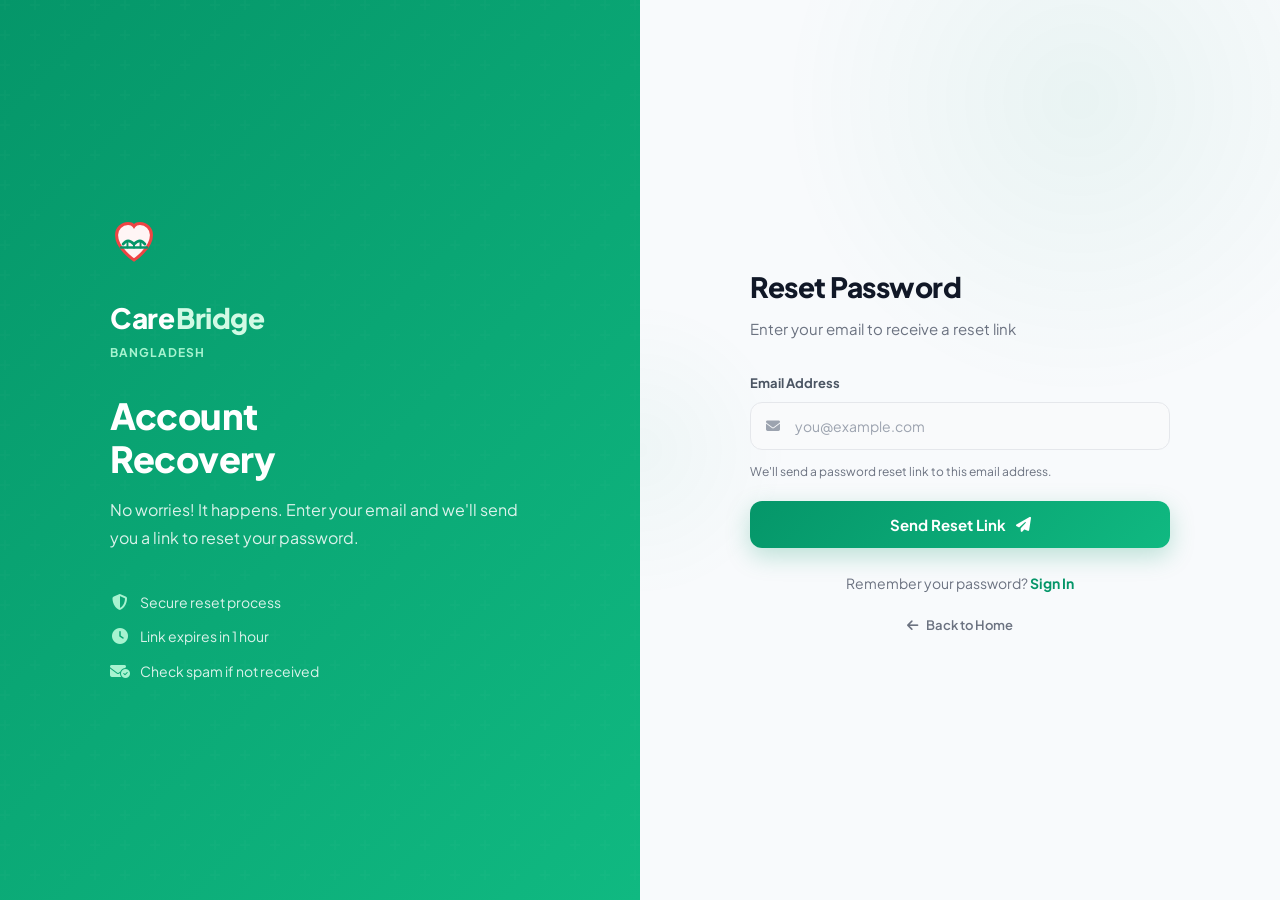
<file: forgot-password.html>
<!DOCTYPE html>
<html lang="en">
<head>
  <meta charset="UTF-8">
  <meta name="viewport" content="width=device-width, initial-scale=1.0">
  <title>Reset Password - CareBridge Bangladesh</title>
  <meta name="description" content="Reset your CareBridge Bangladesh account password.">
  <link rel="preconnect" href="https://fonts.googleapis.com">
  <link rel="preconnect" href="https://fonts.gstatic.com" crossorigin>
  <link href="https://fonts.googleapis.com/css2?family=Plus+Jakarta+Sans:wght@300;400;500;600;700;800&family=Inter:wght@300;400;500;600;700&display=swap" rel="stylesheet">
  <link rel="stylesheet" href="https://cdnjs.cloudflare.com/ajax/libs/font-awesome/6.5.1/css/all.min.css">
  <link rel="stylesheet" href="auth.css">
</head>
<body>
  <div class="auth-container">
    <!-- Background Elements -->
    <div class="auth-bg-elements">
      <div class="bg-circle bg-circle-1"></div>
      <div class="bg-circle bg-circle-2"></div>
      <div class="bg-circle bg-circle-3"></div>
    </div>

    <!-- Left Side - Branding -->
    <div class="auth-brand-side">
      <div class="brand-content">
        <svg class="brand-icon-svg" viewBox="0 0 44 44" fill="none" xmlns="http://www.w3.org/2000/svg">
          <path d="M22 38.5C22 38.5 6 28 6 15.5C6 9.7 10.7 5 16.5 5C19.8 5 21.5 6.7 22 7.5C22.5 6.7 24.2 5 27.5 5C33.3 5 38 9.7 38 15.5C38 28 22 38.5 22 38.5Z" stroke="#EF4444" stroke-width="2.8" fill="#FFF5F5"/>
          <path d="M12 24C15 20 18 20 22 24C26 20 29 20 32 24" stroke="#059669" stroke-width="2.5" stroke-linecap="round"/>
          <path d="M10 27H34" stroke="#059669" stroke-width="2.2" stroke-linecap="round"/>
          <path d="M16 27V21.5" stroke="#059669" stroke-width="1.8" stroke-linecap="round"/>
          <path d="M22 27V24" stroke="#059669" stroke-width="1.8" stroke-linecap="round"/>
          <path d="M28 27V21.5" stroke="#059669" stroke-width="1.8" stroke-linecap="round"/>
        </svg>
        <div class="brand-text">
          <span class="brand-title"><span class="care">Care</span><span class="bridge">Bridge</span></span>
          <span class="brand-country">Bangladesh</span>
        </div>
        <h1 class="brand-headline">Account<br>Recovery</h1>
        <p class="brand-subtitle">No worries! It happens. Enter your email and we'll send you a link to reset your password.</p>
        <div class="brand-help">
          <div class="help-item">
            <i class="fa-solid fa-shield-halved"></i>
            <span>Secure reset process</span>
          </div>
          <div class="help-item">
            <i class="fa-solid fa-clock"></i>
            <span>Link expires in 1 hour</span>
          </div>
          <div class="help-item">
            <i class="fa-solid fa-envelope-circle-check"></i>
            <span>Check spam if not received</span>
          </div>
        </div>
      </div>
    </div>

    <!-- Right Side - Forgot Password Form -->
    <div class="auth-form-side">
      <div class="auth-form-wrapper">
        <div class="auth-form-header">
          <h2 class="auth-form-title">Reset Password</h2>
          <p class="auth-form-subtitle">Enter your email to receive a reset link</p>
        </div>

        <form class="auth-form" id="forgot-form">
          <div class="form-group">
            <label class="form-label" for="forgot-email">Email Address</label>
            <div class="input-wrapper">
              <i class="fa-solid fa-envelope input-icon"></i>
              <input type="email" id="forgot-email" class="form-input" placeholder="you@example.com" required autocomplete="email">
            </div>
            <p class="form-hint">We'll send a password reset link to this email address.</p>
          </div>

          <button type="submit" class="btn-auth-primary">
            <span>Send Reset Link</span>
            <i class="fa-solid fa-paper-plane"></i>
          </button>
        </form>

        <!-- Success State (hidden by default) -->
        <div class="success-state" id="forgot-success" style="display: none;">
          <div class="success-icon">
            <i class="fa-solid fa-circle-check"></i>
          </div>
          <h3 class="success-title">Check your email</h3>
          <p class="success-text">We've sent a password reset link to <strong id="sent-email">you@example.com</strong>. Please check your inbox and follow the instructions.</p>
          <button class="btn-auth-primary" onclick="window.location.href='login.html'" style="margin-top: 20px;">
            <span>Back to Login</span>
            <i class="fa-solid fa-arrow-left"></i>
          </button>
        </div>

        <p class="auth-footer-text">
          Remember your password? <a href="login.html" class="auth-link">Sign In</a>
        </p>

        <a href="landing.html" class="back-to-landing">
          <i class="fa-solid fa-arrow-left"></i>
          <span>Back to Home</span>
        </a>
      </div>
    </div>
  </div>

  <script src="auth.js"></script>
  <script>
    document.getElementById('forgot-form').addEventListener('submit', function(e) {
      e.preventDefault();
      const email = document.getElementById('forgot-email').value;
      
      if (email) {
        document.getElementById('forgot-form').style.display = 'none';
        document.querySelector('.auth-footer-text').style.display = 'none';
        document.querySelector('.back-to-landing').style.display = 'none';
        
        const successState = document.getElementById('forgot-success');
        successState.style.display = 'block';
        document.getElementById('sent-email').textContent = email;
        
        showToast('Password reset link sent to ' + email, 'success');
      }
    });
  </script>
  <style>
    .form-hint {
      font-size: 12px;
      color: var(--text-muted);
      margin-top: 4px;
    }
    
    .success-state {
      text-align: center;
      padding: 20px 0;
    }
    
    .success-icon {
      width: 64px;
      height: 64px;
      border-radius: 50%;
      background: var(--primary-light);
      color: var(--primary);
      display: flex;
      align-items: center;
      justify-content: center;
      font-size: 32px;
      margin: 0 auto 20px;
      animation: scaleIn 0.4s ease-out;
    }
    
    .success-title {
      font-size: 22px;
      font-weight: 800;
      margin-bottom: 10px;
      color: var(--text-main);
    }
    
    .success-text {
      font-size: 14px;
      color: var(--text-muted);
      line-height: 1.6;
    }
    
    .brand-help {
      display: flex;
      flex-direction: column;
      gap: 12px;
      margin-top: 32px;
    }
    
    .help-item {
      display: flex;
      align-items: center;
      gap: 10px;
      font-size: 14px;
      color: rgba(255,255,255,0.85);
    }
    
    .help-item i {
      font-size: 16px;
      color: #a7f3d0;
      width: 20px;
      text-align: center;
    }
    
    @keyframes scaleIn {
      from {
        transform: scale(0);
        opacity: 0;
      }
      to {
        transform: scale(1);
        opacity: 1;
      }
    }
  </style>
</body>
</html>
</file>
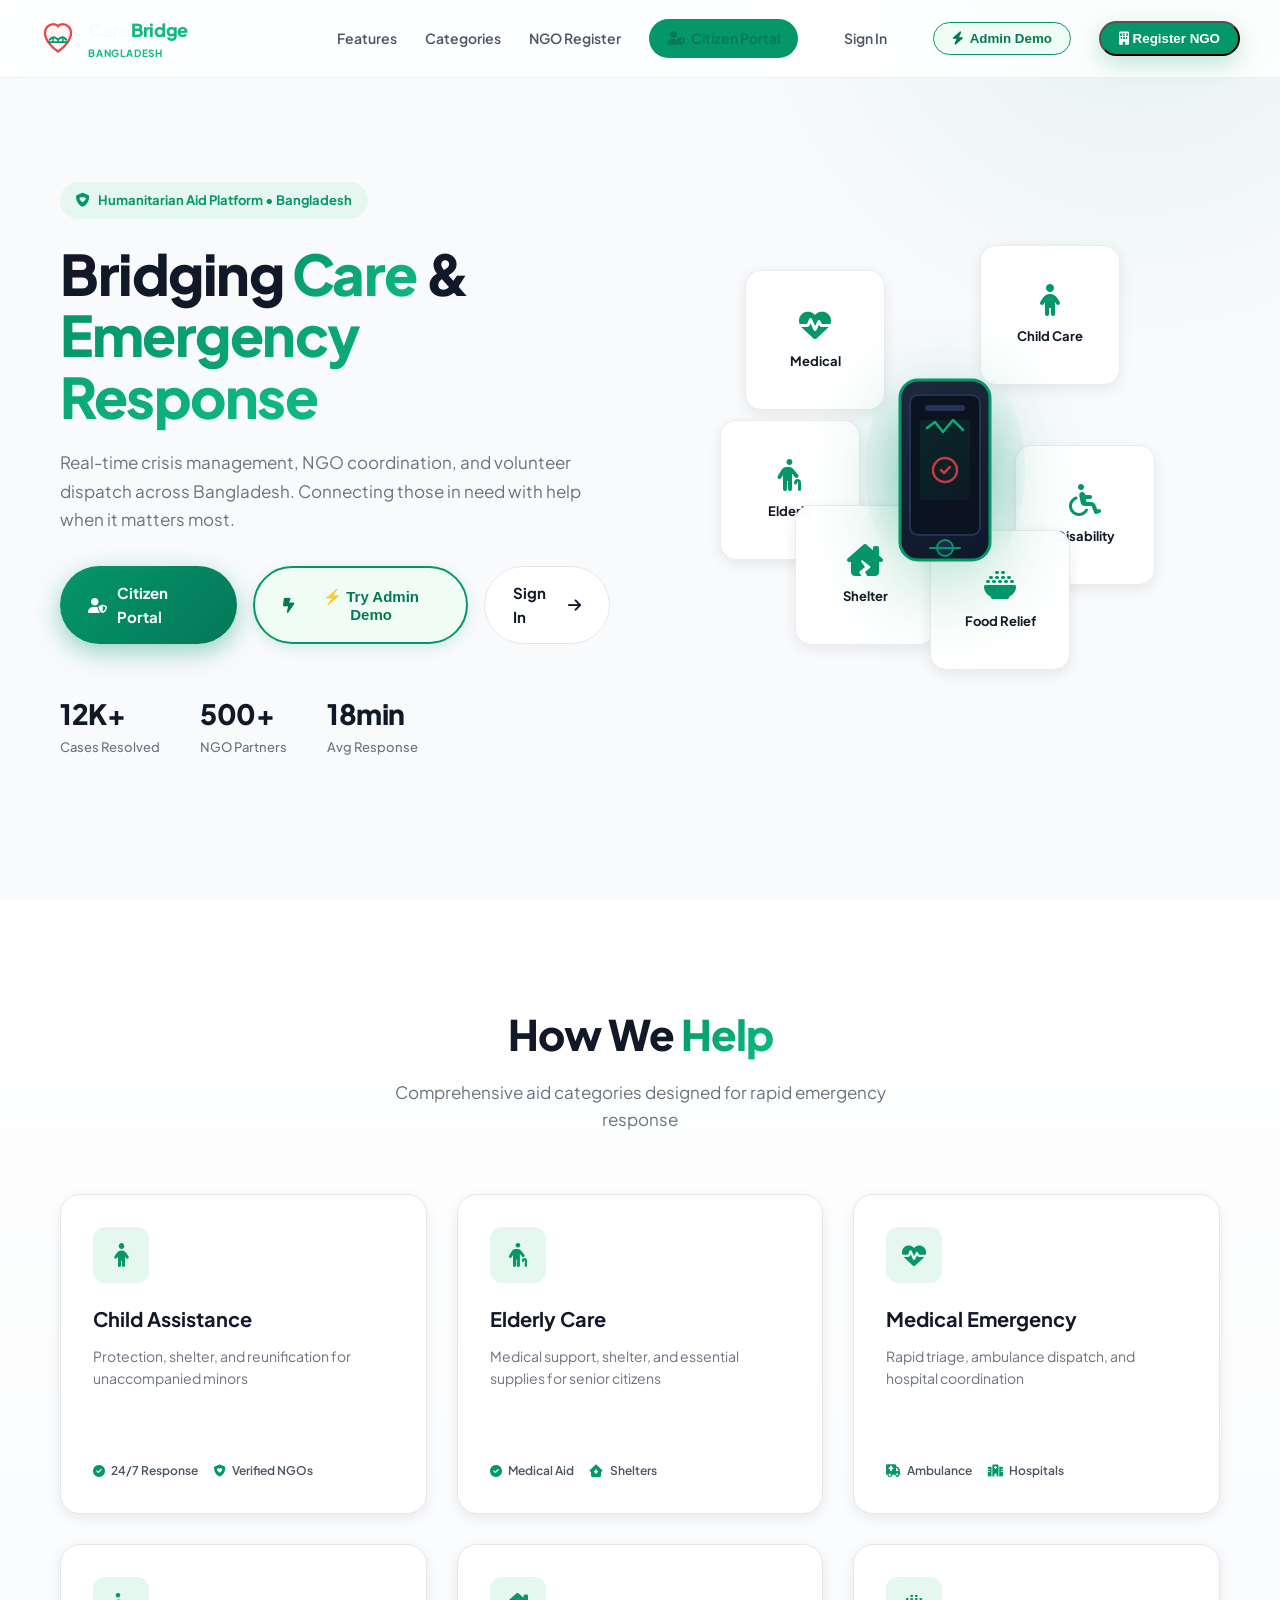
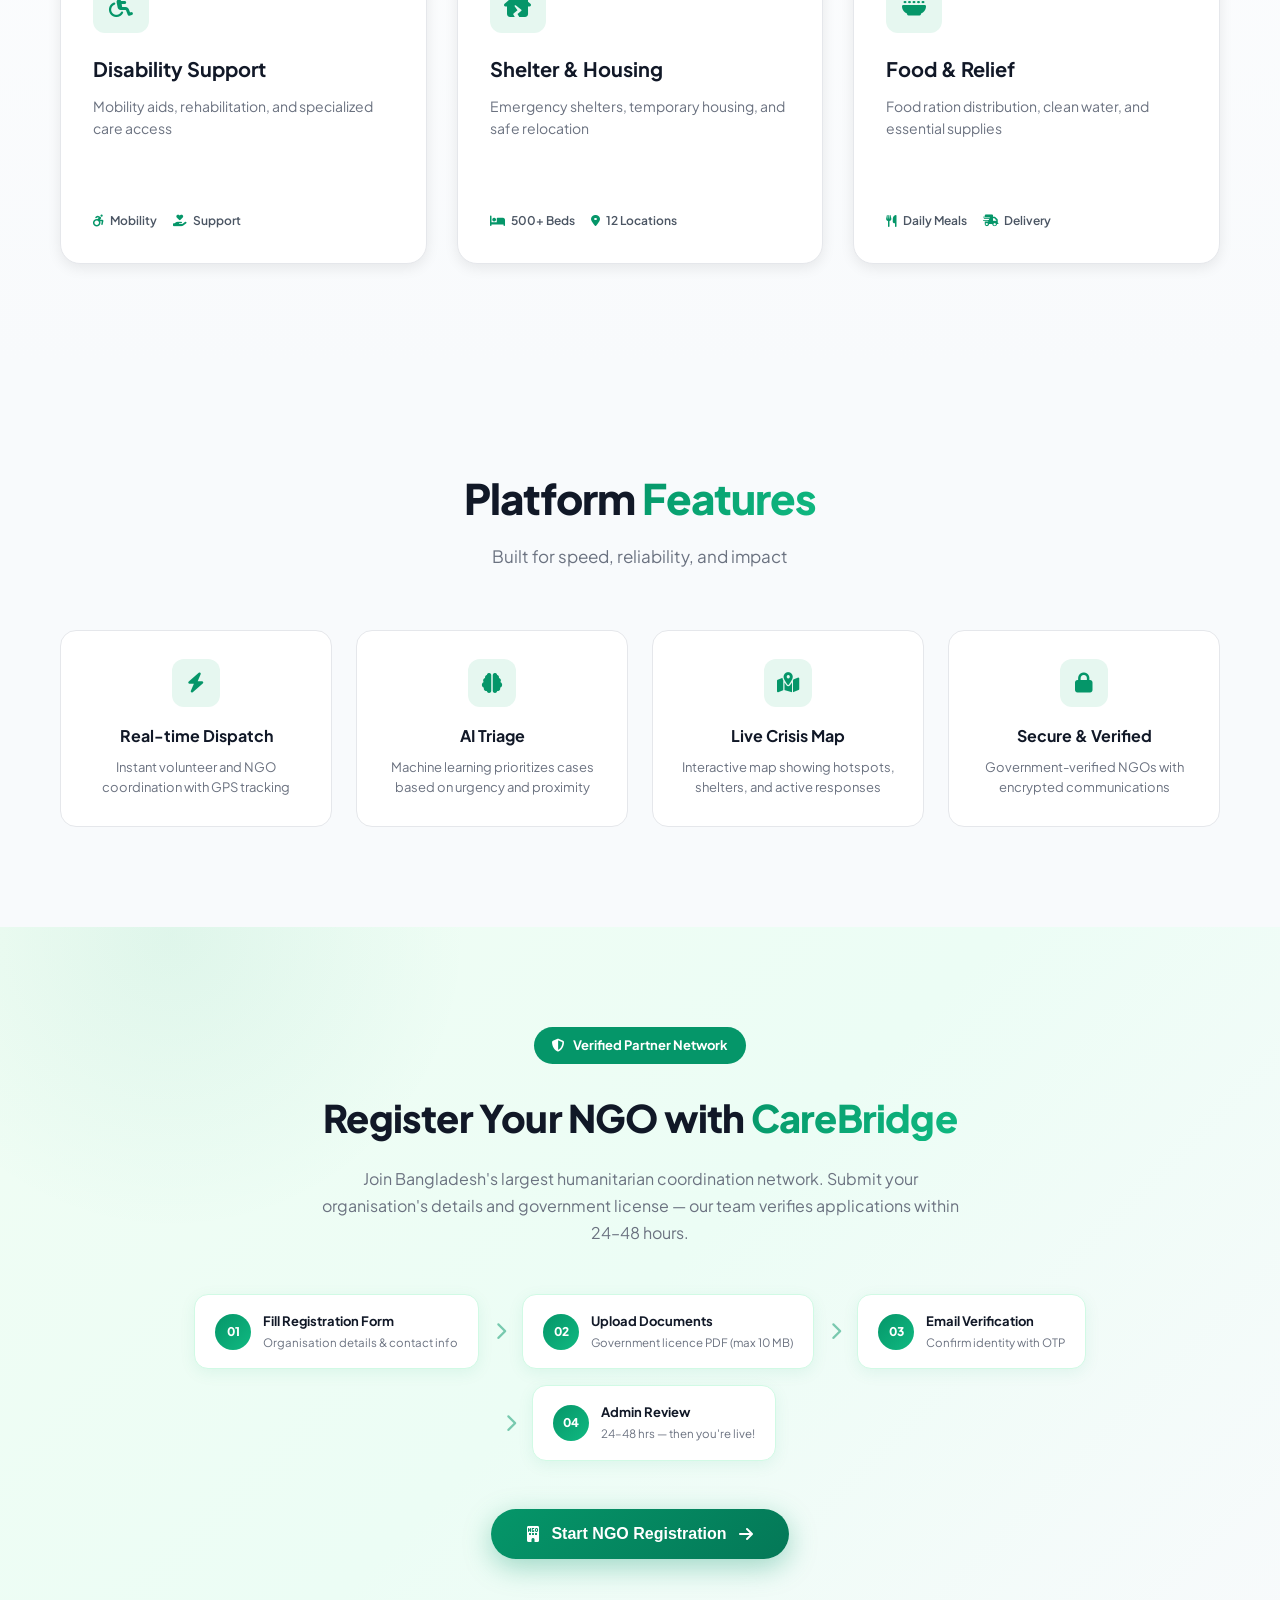
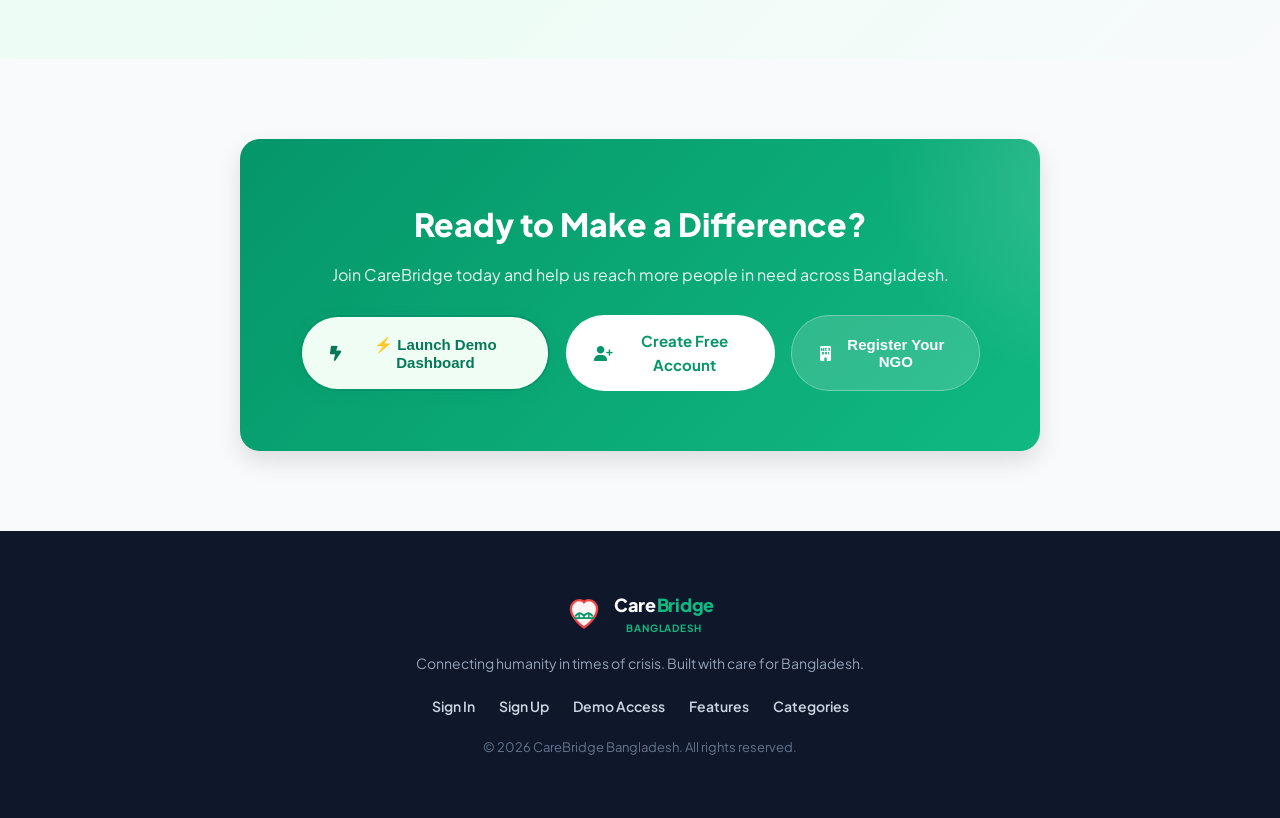
<file: landing.html>
<!DOCTYPE html>
<html lang="en">
<head>
  <meta charset="UTF-8">
  <meta name="viewport" content="width=device-width, initial-scale=1.0">
  <title>CareBridge Bangladesh - Humanitarian Aid & Emergency Response</title>
  <meta name="description" content="Real-time humanitarian crisis management, NGO coordination, and emergency response platform in Bangladesh.">
  <link rel="preconnect" href="https://fonts.googleapis.com">
  <link rel="preconnect" href="https://fonts.gstatic.com" crossorigin>
  <link href="https://fonts.googleapis.com/css2?family=Plus+Jakarta+Sans:wght@300;400;500;600;700;800&family=Inter:wght@300;400;500;600;700&display=swap" rel="stylesheet">
  <link rel="stylesheet" href="https://cdnjs.cloudflare.com/ajax/libs/font-awesome/6.5.1/css/all.min.css">
  <link rel="stylesheet" href="landing.css">
  <script src="api.js"></script>
  <script src="auth.js"></script>
</head>
<body>
  <div class="landing-container">
    <!-- Navigation -->
    <nav class="landing-nav">
      <div class="nav-brand">
        <svg class="brand-icon-svg" viewBox="0 0 44 44" fill="none" xmlns="http://www.w3.org/2000/svg">
          <path d="M22 38.5C22 38.5 6 28 6 15.5C6 9.7 10.7 5 16.5 5C19.8 5 21.5 6.7 22 7.5C22.5 6.7 24.2 5 27.5 5C33.3 5 38 9.7 38 15.5C38 28 22 38.5 22 38.5Z" stroke="#EF4444" stroke-width="2.8" fill="#FFF5F5"/>
          <path d="M12 24C15 20 18 20 22 24C26 20 29 20 32 24" stroke="#059669" stroke-width="2.5" stroke-linecap="round"/>
          <path d="M10 27H34" stroke="#059669" stroke-width="2.2" stroke-linecap="round"/>
          <path d="M16 27V21.5" stroke="#059669" stroke-width="1.8" stroke-linecap="round"/>
          <path d="M22 27V24" stroke="#059669" stroke-width="1.8" stroke-linecap="round"/>
          <path d="M28 27V21.5" stroke="#059669" stroke-width="1.8" stroke-linecap="round"/>
        </svg>
        <div class="brand-text">
          <span class="brand-title"><span class="care">Care</span><span class="bridge">Bridge</span></span>
          <span class="brand-country">Bangladesh</span>
        </div>
      </div>
      <div class="nav-links">
        <a href="#features">Features</a>
        <a href="#categories">Categories</a>
        <a href="#ngo-registration-section">NGO Register</a>
        <a href="user-portal.html" class="nav-link-demo" style="background:#059669; color:#fff; border:none;">
          <i class="fa-solid fa-user-shield"></i>
          <span>Citizen Portal</span>
        </a>
        <a href="login.html" class="nav-link-btn">Sign In</a>
        <button type="button" class="nav-link-demo" onclick="loginDemoUser('Emergency Coordinator')">
          <i class="fa-solid fa-bolt"></i>
          <span>Admin Demo</span>
        </button>
        <button type="button" class="nav-link-btn nav-link-primary" onclick="openNGOModal()">
          <i class="fa-solid fa-building-ngo"></i>
          Register NGO
        </button>
      </div>
    </nav>

    <!-- Hero Section -->
    <section class="hero-section">
      <div class="hero-content">
        <div class="hero-badge">
          <i class="fa-solid fa-shield-heart"></i>
          <span>Humanitarian Aid Platform • Bangladesh</span>
        </div>
        <h1 class="hero-title">
          Bridging <span class="text-gradient">Care</span> &<br>
          <span class="text-gradient">Emergency Response</span>
        </h1>
        <p class="hero-subtitle">
          Real-time crisis management, NGO coordination, and volunteer dispatch across Bangladesh. 
          Connecting those in need with help when it matters most.
        </p>
        <div class="hero-actions">
          <a href="user-portal.html" class="btn-hero-primary" style="background:linear-gradient(135deg, #059669, #047857); border:none; box-shadow:0 8px 24px rgba(5,150,105,0.4);">
            <i class="fa-solid fa-user-shield"></i>
            <span>Citizen Portal</span>
          </a>
          <button type="button" class="btn-hero-demo" onclick="loginDemoUser('Emergency Coordinator')">
            <i class="fa-solid fa-bolt-lightning"></i>
            <span>⚡ Try Admin Demo</span>
          </button>
          <a href="login.html" class="btn-hero-secondary">
            <span>Sign In</span>
            <i class="fa-solid fa-arrow-right"></i>
          </a>
        </div>
        <div class="hero-stats">
          <div class="hero-stat">
            <span class="hero-stat-number">12K+</span>
            <span class="hero-stat-label">Cases Resolved</span>
          </div>
          <div class="hero-stat">
            <span class="hero-stat-number">500+</span>
            <span class="hero-stat-label">NGO Partners</span>
          </div>
          <div class="hero-stat">
            <span class="hero-stat-number">18min</span>
            <span class="hero-stat-label">Avg Response</span>
          </div>
        </div>
      </div>
      <div class="hero-visual">
        <div class="hero-3d-scene">
          <div class="floating-card card-1">
            <i class="fa-solid fa-heart-pulse"></i>
            <span>Medical</span>
          </div>
          <div class="floating-card card-2">
            <i class="fa-solid fa-child"></i>
            <span>Child Care</span>
          </div>
          <div class="floating-card card-3">
            <i class="fa-solid fa-person-cane"></i>
            <span>Elderly</span>
          </div>
          <div class="floating-card card-4">
            <i class="fa-solid fa-wheelchair"></i>
            <span>Disability</span>
          </div>
          <div class="floating-card card-5">
            <i class="fa-solid fa-house-chimney-crack"></i>
            <span>Shelter</span>
          </div>
          <div class="floating-card card-6">
            <i class="fa-solid fa-bowl-rice"></i>
            <span>Food Relief</span>
          </div>
          <div class="mobile-3d-icon">
            <svg viewBox="0 0 120 200" fill="none" xmlns="http://www.w3.org/2000/svg">
              <rect x="15" y="10" width="90" height="180" rx="18" fill="url(#mobileGrad)" stroke="#059669" stroke-width="3"/>
              <rect x="25" y="25" width="70" height="140" rx="8" fill="#0b1320" stroke="#233354" stroke-width="2"/>
              <circle cx="60" cy="178" r="8" fill="#1c2b48" stroke="#059669" stroke-width="2"/>
              <path d="M45 178H75" stroke="#059669" stroke-width="2" stroke-linecap="round"/>
              <rect x="40" y="35" width="40" height="6" rx="3" fill="#233354"/>
              <rect x="35" y="50" width="50" height="80" rx="4" fill="url(#screenGrad)" opacity="0.9"/>
              <path d="M42 58L50 52L58 62L68 50L78 60" stroke="#10b981" stroke-width="2.5" stroke-linecap="round" stroke-linejoin="round" opacity="0.9"/>
              <circle cx="60" cy="100" r="12" fill="none" stroke="#ef4444" stroke-width="2.5" opacity="0.8"/>
              <path d="M56 100L59 103L65 97" stroke="#ef4444" stroke-width="2.5" stroke-linecap="round" stroke-linejoin="round" opacity="0.8"/>
              <defs>
                <linearGradient id="mobileGrad" x1="15" y1="10" x2="105" y2="190" gradientUnits="userSpaceOnUse">
                  <stop stop-color="#1e293b"/>
                  <stop offset="1" stop-color="#0f172a"/>
                </linearGradient>
                <linearGradient id="screenGrad" x1="35" y1="50" x2="85" y2="130" gradientUnits="userSpaceOnUse">
                  <stop stop-color="#059669" stop-opacity="0.15"/>
                  <stop offset="1" stop-color="#10b981" stop-opacity="0.05"/>
                </linearGradient>
              </defs>
            </svg>
            <div class="mobile-glow"></div>
          </div>
        </div>
      </div>
    </section>

    <!-- 3D Categories Section -->
    <section id="categories" class="categories-section">
      <div class="section-header">
        <h2 class="section-title">How We <span class="text-gradient">Help</span></h2>
        <p class="section-subtitle">Comprehensive aid categories designed for rapid emergency response</p>
      </div>
      <div class="categories-grid">
        <div class="category-3d-card" data-category="child">
          <div class="card-inner">
            <div class="card-icon">
              <i class="fa-solid fa-child"></i>
            </div>
            <h3>Child Assistance</h3>
            <p>Protection, shelter, and reunification for unaccompanied minors</p>
            <div class="card-stats">
              <span><i class="fa-solid fa-check-circle"></i> 24/7 Response</span>
              <span><i class="fa-solid fa-shield-heart"></i> Verified NGOs</span>
            </div>
          </div>
        </div>
        <div class="category-3d-card" data-category="elderly">
          <div class="card-inner">
            <div class="card-icon">
              <i class="fa-solid fa-person-cane"></i>
            </div>
            <h3>Elderly Care</h3>
            <p>Medical support, shelter, and essential supplies for senior citizens</p>
            <div class="card-stats">
              <span><i class="fa-solid fa-check-circle"></i> Medical Aid</span>
              <span><i class="fa-solid fa-house-medical"></i> Shelters</span>
            </div>
          </div>
        </div>
        <div class="category-3d-card" data-category="medical">
          <div class="card-inner">
            <div class="card-icon">
              <i class="fa-solid fa-heart-pulse"></i>
            </div>
            <h3>Medical Emergency</h3>
            <p>Rapid triage, ambulance dispatch, and hospital coordination</p>
            <div class="card-stats">
              <span><i class="fa-solid fa-truck-medical"></i> Ambulance</span>
              <span><i class="fa-solid fa-hospital"></i> Hospitals</span>
            </div>
          </div>
        </div>
        <div class="category-3d-card" data-category="disability">
          <div class="card-inner">
            <div class="card-icon">
              <i class="fa-solid fa-wheelchair"></i>
            </div>
            <h3>Disability Support</h3>
            <p>Mobility aids, rehabilitation, and specialized care access</p>
            <div class="card-stats">
              <span><i class="fa-solid fa-wheelchair-move"></i> Mobility</span>
              <span><i class="fa-solid fa-hand-holding-heart"></i> Support</span>
            </div>
          </div>
        </div>
        <div class="category-3d-card" data-category="shelter">
          <div class="card-inner">
            <div class="card-icon">
              <i class="fa-solid fa-house-chimney-crack"></i>
            </div>
            <h3>Shelter & Housing</h3>
            <p>Emergency shelters, temporary housing, and safe relocation</p>
            <div class="card-stats">
              <span><i class="fa-solid fa-bed"></i> 500+ Beds</span>
              <span><i class="fa-solid fa-location-dot"></i> 12 Locations</span>
            </div>
          </div>
        </div>
        <div class="category-3d-card" data-category="food">
          <div class="card-inner">
            <div class="card-icon">
              <i class="fa-solid fa-bowl-rice"></i>
            </div>
            <h3>Food & Relief</h3>
            <p>Food ration distribution, clean water, and essential supplies</p>
            <div class="card-stats">
              <span><i class="fa-solid fa-utensils"></i> Daily Meals</span>
              <span><i class="fa-solid fa-truck-fast"></i> Delivery</span>
            </div>
          </div>
        </div>
      </div>
    </section>

    <!-- Features Section -->
    <section id="features" class="features-section">
      <div class="section-header">
        <h2 class="section-title">Platform <span class="text-gradient">Features</span></h2>
        <p class="section-subtitle">Built for speed, reliability, and impact</p>
      </div>
      <div class="features-grid">
        <div class="feature-card">
          <div class="feature-icon">
            <i class="fa-solid fa-bolt"></i>
          </div>
          <h3>Real-time Dispatch</h3>
          <p>Instant volunteer and NGO coordination with GPS tracking</p>
        </div>
        <div class="feature-card">
          <div class="feature-icon">
            <i class="fa-solid fa-brain"></i>
          </div>
          <h3>AI Triage</h3>
          <p>Machine learning prioritizes cases based on urgency and proximity</p>
        </div>
        <div class="feature-card">
          <div class="feature-icon">
            <i class="fa-solid fa-map-location-dot"></i>
          </div>
          <h3>Live Crisis Map</h3>
          <p>Interactive map showing hotspots, shelters, and active responses</p>
        </div>
        <div class="feature-card">
          <div class="feature-icon">
            <i class="fa-solid fa-lock"></i>
          </div>
          <h3>Secure & Verified</h3>
          <p>Government-verified NGOs with encrypted communications</p>
        </div>
      </div>
    </section>

    <!-- NGO Registration Section -->
    <section id="ngo-registration-section" class="ngo-reg-section">
      <div class="ngo-reg-inner">
        <div class="ngo-reg-badge">
          <i class="fa-solid fa-shield-halved"></i>
          <span>Verified Partner Network</span>
        </div>
        <h2 class="ngo-reg-title">Register Your NGO with <span class="text-gradient">CareBridge</span></h2>
        <p class="ngo-reg-desc">Join Bangladesh's largest humanitarian coordination network. Submit your organisation's details and government license — our team verifies applications within 24–48 hours.</p>
        <div class="ngo-reg-steps">
          <div class="ngo-step">
            <div class="ngo-step-num">01</div>
            <div class="ngo-step-text">
              <strong>Fill Registration Form</strong>
              <span>Organisation details & contact info</span>
            </div>
          </div>
          <div class="ngo-step-arrow"><i class="fa-solid fa-chevron-right"></i></div>
          <div class="ngo-step">
            <div class="ngo-step-num">02</div>
            <div class="ngo-step-text">
              <strong>Upload Documents</strong>
              <span>Government licence PDF (max 10 MB)</span>
            </div>
          </div>
          <div class="ngo-step-arrow"><i class="fa-solid fa-chevron-right"></i></div>
          <div class="ngo-step">
            <div class="ngo-step-num">03</div>
            <div class="ngo-step-text">
              <strong>Email Verification</strong>
              <span>Confirm identity with OTP</span>
            </div>
          </div>
          <div class="ngo-step-arrow"><i class="fa-solid fa-chevron-right"></i></div>
          <div class="ngo-step">
            <div class="ngo-step-num">04</div>
            <div class="ngo-step-text">
              <strong>Admin Review</strong>
              <span>24–48 hrs — then you're live!</span>
            </div>
          </div>
        </div>
        <button class="ngo-reg-cta" onclick="openNGOModal()">
          <i class="fa-solid fa-building-ngo"></i>
          <span>Start NGO Registration</span>
          <i class="fa-solid fa-arrow-right"></i>
        </button>
      </div>
    </section>

    <!-- CTA Section -->
    <section class="cta-section">
      <div class="cta-card">
        <h2>Ready to Make a Difference?</h2>
        <p>Join CareBridge today and help us reach more people in need across Bangladesh.</p>
        <div class="cta-actions">
          <button type="button" class="btn-hero-demo" onclick="loginDemoUser('Emergency Coordinator')">
            <i class="fa-solid fa-bolt-lightning"></i>
            <span>⚡ Launch Demo Dashboard</span>
          </button>
          <a href="signup.html" class="btn-cta-primary">
            <i class="fa-solid fa-user-plus"></i>
            <span>Create Free Account</span>
          </a>
          <button type="button" class="btn-cta-secondary" onclick="openNGOModal()">
            <i class="fa-solid fa-building-ngo"></i>
            <span>Register Your NGO</span>
          </button>
        </div>
      </div>
    </section>

    <!-- ═══════════════════════════════════════════════════════════ -->
    <!-- NGO REGISTRATION MODAL (Multi-Step)                        -->
    <!-- ═══════════════════════════════════════════════════════════ -->
    <div id="ngo-modal-backdrop" class="ngo-modal-backdrop" onclick="closeNGOModalOnBackdrop(event)">
      <div class="ngo-modal" id="ngo-modal">
        <!-- Header -->
        <div class="ngo-modal-header">
          <div style="display:flex; align-items:center; gap:12px;">
            <div class="ngo-modal-icon"><i class="fa-solid fa-building-ngo"></i></div>
            <div>
              <div class="ngo-modal-title">NGO Registration</div>
              <div class="ngo-modal-subtitle" id="ngo-modal-step-label">Step 1 of 3 — Organisation Details</div>
            </div>
          </div>
          <button class="ngo-modal-close" onclick="closeNGOModal()">&times;</button>
        </div>

        <!-- Step Progress -->
        <div class="ngo-step-progress">
          <div class="ngo-progress-track">
            <div class="ngo-progress-fill" id="ngo-progress-fill" style="width:33%;"></div>
          </div>
          <div class="ngo-progress-steps">
            <span class="ngo-prog-dot active" id="ngo-dot-1">1</span>
            <span class="ngo-prog-dot" id="ngo-dot-2">2</span>
            <span class="ngo-prog-dot" id="ngo-dot-3">3</span>
          </div>
        </div>

        <!-- ── STEP 1: Organisation Details ── -->
        <div class="ngo-form-step" id="ngo-step-1">
          <div class="ngo-form-grid">
            <div class="ngo-field ngo-field-full">
              <label class="ngo-label">Organisation Name <span class="req">*</span></label>
              <input type="text" id="ngo-org-name" class="ngo-input" placeholder="e.g. Asha Foundation Bangladesh" required>
            </div>
            <div class="ngo-field">
              <label class="ngo-label">NGO Bureau Registration ID <span class="req">*</span></label>
              <input type="text" id="ngo-bureau-id" class="ngo-input" placeholder="e.g. NGO-BD-2024-XXXXX" required>
            </div>
            <div class="ngo-field">
              <label class="ngo-label">Organisation Type <span class="req">*</span></label>
              <select id="ngo-type" class="ngo-input">
                <option value="">Select type...</option>
                <option>International NGO</option>
                <option>National NGO</option>
                <option>Local Community Organisation</option>
                <option>Religious Aid Organisation</option>
                <option>Government-Linked Charity</option>
              </select>
            </div>
            <div class="ngo-field">
              <label class="ngo-label">Primary Aid Category <span class="req">*</span></label>
              <select id="ngo-category" class="ngo-input">
                <option value="">Select category...</option>
                <option>Medical Emergency</option>
                <option>Child Protection</option>
                <option>Elderly Care</option>
                <option>Disability Support</option>
                <option>Shelter & Housing</option>
                <option>Food & Nutrition</option>
                <option>Disaster Relief</option>
                <option>Education</option>
                <option>Multi-sectoral</option>
              </select>
            </div>
            <div class="ngo-field">
              <label class="ngo-label">Coverage Area / Division <span class="req">*</span></label>
              <input type="text" id="ngo-area" class="ngo-input" placeholder="e.g. Dhaka, Chattogram, Sylhet">
            </div>
            <div class="ngo-field">
              <label class="ngo-label">Field Staff / Volunteer Capacity</label>
              <input type="number" id="ngo-capacity" class="ngo-input" placeholder="e.g. 120" min="1">
            </div>
            <div class="ngo-field ngo-field-full">
              <label class="ngo-label">Brief Description of Work <span class="req">*</span></label>
              <textarea id="ngo-description" class="ngo-input" rows="3" placeholder="Describe your organisation's mission, key programmes, and areas of operation..."></textarea>
            </div>
          </div>
          <button class="ngo-btn-next" onclick="ngoNextStep(1)">
            Next — Contact & Documents
            <i class="fa-solid fa-arrow-right"></i>
          </button>
        </div>

        <!-- ── STEP 2: Contact & Document Upload ── -->
        <div class="ngo-form-step hidden" id="ngo-step-2">
          <div class="ngo-form-grid">
            <div class="ngo-field">
              <label class="ngo-label">Director / Focal Person Name <span class="req">*</span></label>
              <input type="text" id="ngo-director" class="ngo-input" placeholder="Full legal name">
            </div>
            <div class="ngo-field">
              <label class="ngo-label">Official Phone Number <span class="req">*</span></label>
              <input type="tel" id="ngo-phone" class="ngo-input" placeholder="+880 1XXXXXXXXX">
            </div>
            <div class="ngo-field ngo-field-full">
              <label class="ngo-label">Official Email Address <span class="req">*</span></label>
              <input type="email" id="ngo-email" class="ngo-input" placeholder="contact@yourorganisation.org">
            </div>
            <div class="ngo-field ngo-field-full">
              <label class="ngo-label">Organisation Website (optional)</label>
              <input type="url" id="ngo-website" class="ngo-input" placeholder="https://www.example.org">
            </div>
            <div class="ngo-field ngo-field-full">
              <label class="ngo-label">Government Licence / Registration Document <span class="req">*</span></label>
              <div class="ngo-upload-zone" id="ngo-upload-zone" onclick="document.getElementById('ngo-doc-file').click()" ondragover="ngoHandleDragOver(event)" ondrop="ngoHandleDrop(event)">
                <input type="file" id="ngo-doc-file" accept=".pdf,.jpg,.jpeg,.png" style="display:none" onchange="ngoHandleFile(this)">
                <div id="ngo-upload-placeholder">
                  <i class="fa-solid fa-cloud-arrow-up" style="font-size:28px; color:#059669; margin-bottom:8px; display:block;"></i>
                  <div style="font-weight:700; font-size:14px; color:#111827;">Click to upload or drag & drop</div>
                  <div style="font-size:12px; color:#6b7280; margin-top:4px;">PDF, JPG or PNG • Maximum 10 MB</div>
                </div>
                <div id="ngo-upload-preview" style="display:none;">
                  <i class="fa-solid fa-file-check" style="font-size:28px; color:#059669; margin-bottom:8px; display:block;"></i>
                  <div id="ngo-upload-filename" style="font-weight:700; font-size:14px; color:#059669;"></div>
                  <div id="ngo-upload-filesize" style="font-size:12px; color:#6b7280; margin-top:4px;"></div>
                  <button type="button" class="ngo-remove-file" onclick="event.stopPropagation(); ngoRemoveFile()">
                    <i class="fa-solid fa-xmark"></i> Remove file
                  </button>
                </div>
              </div>
            </div>
          </div>
          <div style="display:flex; gap:12px;">
            <button class="ngo-btn-back" onclick="ngoGoBack(2)">
              <i class="fa-solid fa-arrow-left"></i> Back
            </button>
            <button class="ngo-btn-next" onclick="ngoNextStep(2)" style="flex:1;">
              Next — Email Verification
              <i class="fa-solid fa-arrow-right"></i>
            </button>
          </div>
        </div>

        <!-- ── STEP 3: Email OTP Verification ── -->
        <div class="ngo-form-step hidden" id="ngo-step-3">
          <div class="ngo-verify-block">
            <div class="ngo-verify-icon">
              <i class="fa-solid fa-envelope-circle-check"></i>
            </div>
            <h3 class="ngo-verify-title">Verify Your Email</h3>
            <p class="ngo-verify-desc">We've sent a 6-digit verification code to<br><strong id="ngo-verify-email-display"></strong></p>
            <div class="ngo-otp-row">
              <input class="ngo-otp-box" type="text" maxlength="1" id="otp-0" oninput="ngoOtpInput(0)" onkeydown="ngoOtpKeydown(event,0)">
              <input class="ngo-otp-box" type="text" maxlength="1" id="otp-1" oninput="ngoOtpInput(1)" onkeydown="ngoOtpKeydown(event,1)">
              <input class="ngo-otp-box" type="text" maxlength="1" id="otp-2" oninput="ngoOtpInput(2)" onkeydown="ngoOtpKeydown(event,2)">
              <input class="ngo-otp-box" type="text" maxlength="1" id="otp-3" oninput="ngoOtpInput(3)" onkeydown="ngoOtpKeydown(event,3)">
              <input class="ngo-otp-box" type="text" maxlength="1" id="otp-4" oninput="ngoOtpInput(4)" onkeydown="ngoOtpKeydown(event,4)">
              <input class="ngo-otp-box" type="text" maxlength="1" id="otp-5" oninput="ngoOtpInput(5)" onkeydown="ngoOtpKeydown(event,5)">
            </div>
            <div id="ngo-otp-error" class="ngo-otp-error"></div>
            <button class="ngo-btn-next" id="ngo-verify-btn" onclick="ngoVerifyOTP()" style="width:100%;">
              <i class="fa-solid fa-shield-check"></i>
              Verify & Submit Application
            </button>
            <div class="ngo-resend-row">
              <span>Didn't receive the code?</span>
              <button type="button" class="ngo-resend-btn" id="ngo-resend-btn" onclick="ngoResendOTP()">Resend Code</button>
              <span id="ngo-resend-timer" style="display:none; color:#6b7280; font-size:12px;"></span>
            </div>
          </div>
          <div style="display:flex; gap:12px; margin-top:16px;">
            <button class="ngo-btn-back" onclick="ngoGoBack(3)">
              <i class="fa-solid fa-arrow-left"></i> Back
            </button>
          </div>
        </div>

        <!-- ── SUCCESS STATE ── -->
        <div class="ngo-form-step hidden" id="ngo-step-success">
          <div class="ngo-success-block">
            <div class="ngo-success-icon">
              <i class="fa-solid fa-circle-check"></i>
            </div>
            <h3 class="ngo-success-title">Application Submitted!</h3>
            <p class="ngo-success-desc">Your NGO registration application has been received. Our verification team will review your documents and government licence within <strong>24–48 hours</strong>. You'll receive a confirmation email at the address you provided.</p>
            <div class="ngo-success-ref" id="ngo-success-ref"></div>
            <div class="ngo-success-timeline">
              <div class="ngo-timeline-item done">
                <i class="fa-solid fa-check"></i>
                <span>Application Submitted</span>
              </div>
              <div class="ngo-timeline-item">
                <i class="fa-solid fa-magnifying-glass"></i>
                <span>Admin Document Review</span>
              </div>
              <div class="ngo-timeline-item">
                <i class="fa-solid fa-building-ngo"></i>
                <span>NGO Activated on Platform</span>
              </div>
            </div>
            <button class="ngo-btn-next" onclick="closeNGOModal()" style="width:100%; margin-top:12px;">
              <i class="fa-solid fa-xmark"></i>
              Close
            </button>
          </div>
        </div>
      </div>
    </div>

    <!-- Footer -->
    <footer class="landing-footer">
      <div class="footer-content">
        <div class="footer-brand">
          <svg class="brand-icon-svg" viewBox="0 0 44 44" fill="none" xmlns="http://www.w3.org/2000/svg">
            <path d="M22 38.5C22 38.5 6 28 6 15.5C6 9.7 10.7 5 16.5 5C19.8 5 21.5 6.7 22 7.5C22.5 6.7 24.2 5 27.5 5C33.3 5 38 9.7 38 15.5C38 28 22 38.5 22 38.5Z" stroke="#EF4444" stroke-width="2.8" fill="#FFF5F5"/>
            <path d="M12 24C15 20 18 20 22 24C26 20 29 20 32 24" stroke="#059669" stroke-width="2.5" stroke-linecap="round"/>
            <path d="M10 27H34" stroke="#059669" stroke-width="2.2" stroke-linecap="round"/>
            <path d="M16 27V21.5" stroke="#059669" stroke-width="1.8" stroke-linecap="round"/>
            <path d="M22 27V24" stroke="#059669" stroke-width="1.8" stroke-linecap="round"/>
            <path d="M28 27V21.5" stroke="#059669" stroke-width="1.8" stroke-linecap="round"/>
          </svg>
          <div class="brand-text">
            <span class="brand-title"><span class="care">Care</span><span class="bridge">Bridge</span></span>
            <span class="brand-country">Bangladesh</span>
          </div>
        </div>
        <p class="footer-text">Connecting humanity in times of crisis. Built with care for Bangladesh.</p>
        <div class="footer-links">
          <a href="login.html">Sign In</a>
          <a href="signup.html">Sign Up</a>
          <a href="javascript:void(0)" onclick="loginDemoUser('Emergency Coordinator')">Demo Access</a>
          <a href="#features">Features</a>
          <a href="#categories">Categories</a>
        </div>
        <p class="footer-copyright">&copy; 2026 CareBridge Bangladesh. All rights reserved.</p>
      </div>
    </footer>
  </div>

  <script src="landing.js"></script>
  <script>
  // ═══ NGO REGISTRATION MODAL LOGIC ═══
  let ngoOtpCode = '';
  let ngoResendCountdown = null;

  function openNGOModal() {
    document.getElementById('ngo-modal-backdrop').classList.add('active');
    document.body.style.overflow = 'hidden';
    ngoShowStep(1);
  }

  function closeNGOModal() {
    document.getElementById('ngo-modal-backdrop').classList.remove('active');
    document.body.style.overflow = '';
  }

  function closeNGOModalOnBackdrop(e) {
    if (e.target === document.getElementById('ngo-modal-backdrop')) closeNGOModal();
  }

  function ngoShowStep(step) {
    ['ngo-step-1','ngo-step-2','ngo-step-3','ngo-step-success'].forEach(id => {
      document.getElementById(id).classList.add('hidden');
    });
    const labels = {
      1: 'Step 1 of 3 — Organisation Details',
      2: 'Step 2 of 3 — Contact & Documents',
      3: 'Step 3 of 3 — Email Verification',
      's': 'Application Submitted ✅'
    };
    const fills = { 1:'33%', 2:'66%', 3:'100%', 's':'100%' };
    const stepId = step === 's' ? 'ngo-step-success' : `ngo-step-${step}`;
    document.getElementById(stepId).classList.remove('hidden');
    document.getElementById('ngo-modal-step-label').textContent = labels[step] || '';
    document.getElementById('ngo-progress-fill').style.width = fills[step] || '100%';
    [1,2,3].forEach(n => {
      const dot = document.getElementById(`ngo-dot-${n}`);
      if (!dot) return;
      dot.classList.toggle('active', n <= (step === 's' ? 3 : step));
      dot.classList.toggle('done', n < (step === 's' ? 4 : step));
    });
  }

  function ngoNextStep(current) {
    if (current === 1) {
      const name = document.getElementById('ngo-org-name').value.trim();
      const bid = document.getElementById('ngo-bureau-id').value.trim();
      const type = document.getElementById('ngo-type').value;
      const cat = document.getElementById('ngo-category').value;
      const area = document.getElementById('ngo-area').value.trim();
      const desc = document.getElementById('ngo-description').value.trim();
      if (!name || !bid || !type || !cat || !area || !desc) {
        ngoToast('Please fill all required fields.', 'error'); return;
      }
      ngoShowStep(2);
    } else if (current === 2) {
      const dir = document.getElementById('ngo-director').value.trim();
      const phone = document.getElementById('ngo-phone').value.trim();
      const email = document.getElementById('ngo-email').value.trim();
      const file = document.getElementById('ngo-doc-file').files[0];
      if (!dir || !phone || !email) { ngoToast('Please fill all required contact fields.', 'error'); return; }
      if (!/^[^\s@]+@[^\s@]+\.[^\s@]+$/.test(email)) { ngoToast('Please enter a valid email address.', 'error'); return; }
      if (!file) { ngoToast('Please upload your government licence document.', 'error'); return; }
      document.getElementById('ngo-verify-email-display').textContent = email;
      ngoOtpCode = String(Math.floor(100000 + Math.random() * 900000));
      console.log('[NGO OTP - Demo]', ngoOtpCode);
      ngoToast(`Verification code sent to ${email}. (Demo code: ${ngoOtpCode})`, 'info');
      ngoStartResendTimer();
      ngoShowStep(3);
      setTimeout(() => document.getElementById('otp-0').focus(), 200);
    }
  }

  function ngoGoBack(current) {
    ngoShowStep(current - 1);
  }

  function ngoHandleFile(input) {
    const file = input.files[0];
    if (!file) return;
    if (file.size > 10 * 1024 * 1024) {
      ngoToast('File too large. Maximum size is 10 MB.', 'error');
      input.value = '';
      return;
    }
    document.getElementById('ngo-upload-placeholder').style.display = 'none';
    document.getElementById('ngo-upload-preview').style.display = 'block';
    document.getElementById('ngo-upload-filename').textContent = file.name;
    document.getElementById('ngo-upload-filesize').textContent = (file.size / 1024).toFixed(1) + ' KB';
  }

  function ngoRemoveFile() {
    document.getElementById('ngo-doc-file').value = '';
    document.getElementById('ngo-upload-placeholder').style.display = 'block';
    document.getElementById('ngo-upload-preview').style.display = 'none';
  }

  function ngoHandleDragOver(e) { e.preventDefault(); e.currentTarget.classList.add('dragover'); }

  function ngoHandleDrop(e) {
    e.preventDefault();
    e.currentTarget.classList.remove('dragover');
    const file = e.dataTransfer.files[0];
    if (file) {
      const dt = new DataTransfer();
      dt.items.add(file);
      document.getElementById('ngo-doc-file').files = dt.files;
      ngoHandleFile(document.getElementById('ngo-doc-file'));
    }
  }

  function ngoOtpInput(idx) {
    const box = document.getElementById(`otp-${idx}`);
    box.value = box.value.replace(/\D/g, '');
    if (box.value && idx < 5) document.getElementById(`otp-${idx+1}`).focus();
  }

  function ngoOtpKeydown(e, idx) {
    if (e.key === 'Backspace' && !document.getElementById(`otp-${idx}`).value && idx > 0) {
      document.getElementById(`otp-${idx-1}`).focus();
    }
  }

  function ngoVerifyOTP() {
    const entered = [0,1,2,3,4,5].map(i => document.getElementById(`otp-${i}`).value).join('');
    const errEl = document.getElementById('ngo-otp-error');
    if (entered.length < 6) { errEl.textContent = 'Please enter all 6 digits.'; return; }
    if (entered !== ngoOtpCode) {
      errEl.textContent = 'Incorrect code. Please try again.';
      [0,1,2,3,4,5].forEach(i => {
        const b = document.getElementById(`otp-${i}`);
        b.classList.add('otp-error'); b.value = '';
      });
      document.getElementById('otp-0').focus();
      setTimeout(() => [0,1,2,3,4,5].forEach(i => document.getElementById(`otp-${i}`).classList.remove('otp-error')), 600);
      return;
    }
    errEl.textContent = '';
    // Submit application — save to localStorage for admin panel
    const ref = 'NGO-' + Date.now().toString(36).toUpperCase();
    const app = {
      ref,
      name: document.getElementById('ngo-org-name').value.trim(),
      bureauId: document.getElementById('ngo-bureau-id').value.trim(),
      type: document.getElementById('ngo-type').value,
      category: document.getElementById('ngo-category').value,
      area: document.getElementById('ngo-area').value.trim(),
      capacity: document.getElementById('ngo-capacity').value,
      description: document.getElementById('ngo-description').value.trim(),
      director: document.getElementById('ngo-director').value.trim(),
      phone: document.getElementById('ngo-phone').value.trim(),
      email: document.getElementById('ngo-email').value.trim(),
      website: document.getElementById('ngo-website').value.trim(),
      docName: document.getElementById('ngo-doc-file').files[0]?.name || 'licence.pdf',
      status: 'Pending',
      submittedAt: new Date().toISOString()
    };
    const existing = JSON.parse(localStorage.getItem('ngo_applications') || '[]');
    existing.push(app);
    localStorage.setItem('ngo_applications', JSON.stringify(existing));
    document.getElementById('ngo-success-ref').textContent = 'Application Reference: ' + ref;
    ngoShowStep('s');
    clearInterval(ngoResendCountdown);
  }

  function ngoResendOTP() {
    ngoOtpCode = String(Math.floor(100000 + Math.random() * 900000));
    const email = document.getElementById('ngo-email').value.trim();
    ngoToast(`New code sent to ${email}. (Demo: ${ngoOtpCode})`, 'info');
    ngoStartResendTimer();
    [0,1,2,3,4,5].forEach(i => document.getElementById(`otp-${i}`).value = '');
    document.getElementById('otp-0').focus();
  }

  function ngoStartResendTimer() {
    let secs = 60;
    const btn = document.getElementById('ngo-resend-btn');
    const timer = document.getElementById('ngo-resend-timer');
    btn.style.display = 'none'; timer.style.display = 'inline';
    clearInterval(ngoResendCountdown);
    ngoResendCountdown = setInterval(() => {
      timer.textContent = `Resend in ${secs}s`;
      secs--;
      if (secs < 0) {
        clearInterval(ngoResendCountdown);
        btn.style.display = 'inline'; timer.style.display = 'none';
      }
    }, 1000);
  }

  function ngoToast(msg, type = 'success') {
    const c = document.getElementById('ngo-toast-container');
    const t = document.createElement('div');
    t.className = `ngo-toast ngo-toast-${type}`;
    const icon = type === 'error' ? '❌' : type === 'info' ? 'ℹ️' : '✅';
    t.innerHTML = `<span>${icon}</span><span>${msg}</span>`;
    c.appendChild(t);
    setTimeout(() => t.classList.add('show'), 50);
    setTimeout(() => { t.classList.remove('show'); setTimeout(() => t.remove(), 400); }, 5000);
  }
  </script>
  <div id="ngo-toast-container" style="position:fixed; bottom:24px; right:24px; z-index:99999; display:flex; flex-direction:column; gap:10px;"></div>
</body>
</html>
</file>
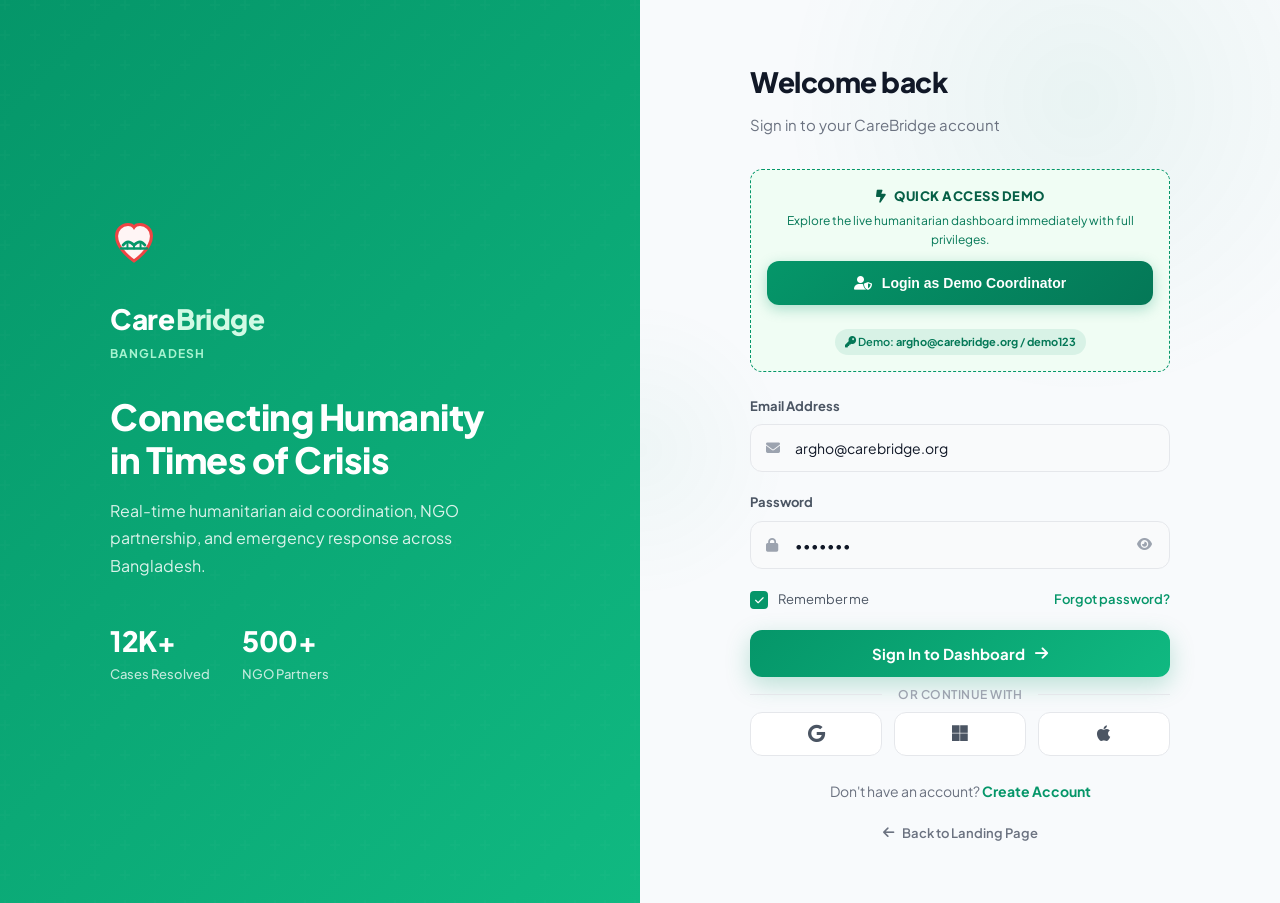
<file: login.html>
<!DOCTYPE html>
<html lang="en">
<head>
  <meta charset="UTF-8">
  <meta name="viewport" content="width=device-width, initial-scale=1.0">
  <title>Sign In - CareBridge Bangladesh</title>
  <meta name="description" content="Sign in to CareBridge Bangladesh humanitarian aid platform.">
  <link rel="preconnect" href="https://fonts.googleapis.com">
  <link rel="preconnect" href="https://fonts.gstatic.com" crossorigin>
  <link href="https://fonts.googleapis.com/css2?family=Plus+Jakarta+Sans:wght@300;400;500;600;700;800&family=Inter:wght@300;400;500;600;700&display=swap" rel="stylesheet">
  <link rel="stylesheet" href="https://cdnjs.cloudflare.com/ajax/libs/font-awesome/6.5.1/css/all.min.css">
  <link rel="stylesheet" href="auth.css">
</head>
<body>
  <div class="auth-container">
    <!-- Background Elements -->
    <div class="auth-bg-elements">
      <div class="bg-circle bg-circle-1"></div>
      <div class="bg-circle bg-circle-2"></div>
      <div class="bg-circle bg-circle-3"></div>
    </div>

    <!-- Left Side - Branding -->
    <div class="auth-brand-side">
      <div class="brand-content">
        <svg class="brand-icon-svg" viewBox="0 0 44 44" fill="none" xmlns="http://www.w3.org/2000/svg">
          <path d="M22 38.5C22 38.5 6 28 6 15.5C6 9.7 10.7 5 16.5 5C19.8 5 21.5 6.7 22 7.5C22.5 6.7 24.2 5 27.5 5C33.3 5 38 9.7 38 15.5C38 28 22 38.5 22 38.5Z" stroke="#EF4444" stroke-width="2.8" fill="#FFF5F5"/>
          <path d="M12 24C15 20 18 20 22 24C26 20 29 20 32 24" stroke="#059669" stroke-width="2.5" stroke-linecap="round"/>
          <path d="M10 27H34" stroke="#059669" stroke-width="2.2" stroke-linecap="round"/>
          <path d="M16 27V21.5" stroke="#059669" stroke-width="1.8" stroke-linecap="round"/>
          <path d="M22 27V24" stroke="#059669" stroke-width="1.8" stroke-linecap="round"/>
          <path d="M28 27V21.5" stroke="#059669" stroke-width="1.8" stroke-linecap="round"/>
        </svg>
        <div class="brand-text">
          <span class="brand-title"><span class="care">Care</span><span class="bridge">Bridge</span></span>
          <span class="brand-country">Bangladesh</span>
        </div>
        <h1 class="brand-headline">Connecting Humanity<br>in Times of Crisis</h1>
        <p class="brand-subtitle">Real-time humanitarian aid coordination, NGO partnership, and emergency response across Bangladesh.</p>
        <div class="brand-stats">
          <div class="brand-stat">
            <span class="brand-stat-number">12K+</span>
            <span class="brand-stat-label">Cases Resolved</span>
          </div>
          <div class="brand-stat">
            <span class="brand-stat-number">500+</span>
            <span class="brand-stat-label">NGO Partners</span>
          </div>
        </div>
      </div>
    </div>

    <!-- Right Side - Login Form -->
    <div class="auth-form-side">
      <div class="auth-form-wrapper">
        <div class="auth-form-header">
          <h2 class="auth-form-title">Welcome back</h2>
          <p class="auth-form-subtitle">Sign in to your CareBridge account</p>
        </div>

        <div class="demo-login-box">
          <div class="demo-login-title">
            <i class="fa-solid fa-bolt-lightning"></i>
            <span>Quick Access Demo</span>
          </div>
          <p class="demo-login-desc">Explore the live humanitarian dashboard immediately with full privileges.</p>
          <button type="button" class="btn-demo-quick" onclick="loginDemoUser('Emergency Coordinator')">
            <i class="fa-solid fa-user-shield"></i>
            <span>Login as Demo Coordinator</span>
          </button>
          <div class="demo-cred-hint">
            <i class="fa-solid fa-key"></i> Demo: <strong>argho@carebridge.org</strong> / <strong>demo123</strong>
          </div>
        </div>

        <form class="auth-form" id="login-form">
          <div class="form-group">
            <label class="form-label" for="login-email">Email Address</label>
            <div class="input-wrapper">
              <i class="fa-solid fa-envelope input-icon"></i>
              <input type="email" id="login-email" class="form-input" placeholder="argho@carebridge.org" value="argho@carebridge.org" required autocomplete="email">
            </div>
          </div>

          <div class="form-group">
            <label class="form-label" for="login-password">Password</label>
            <div class="input-wrapper">
              <i class="fa-solid fa-lock input-icon"></i>
              <input type="password" id="login-password" class="form-input" placeholder="Enter password" value="demo123" required autocomplete="current-password">
              <button type="button" class="password-toggle" onclick="togglePassword('login-password', this)" aria-label="Toggle password visibility">
                <i class="fa-solid fa-eye"></i>
              </button>
            </div>
          </div>

          <div class="form-row">
            <label class="checkbox-label">
              <input type="checkbox" id="remember-me" checked>
              <span class="checkbox-custom"></span>
              <span>Remember me</span>
            </label>
            <a href="forgot-password.html" class="forgot-link">Forgot password?</a>
          </div>

          <button type="submit" class="btn-auth-primary">
            <span>Sign In to Dashboard</span>
            <i class="fa-solid fa-arrow-right"></i>
          </button>
        </form>

        <div class="auth-divider">
          <span>or continue with</span>
        </div>

        <div class="social-login">
          <button class="btn-social" type="button" onclick="loginDemoUser('Google SSO User')" aria-label="Sign in with Google">
            <i class="fa-brands fa-google"></i>
          </button>
          <button class="btn-social" type="button" onclick="loginDemoUser('Microsoft SSO User')" aria-label="Sign in with Microsoft">
            <i class="fa-brands fa-microsoft"></i>
          </button>
          <button class="btn-social" type="button" onclick="loginDemoUser('Apple SSO User')" aria-label="Sign in with Apple">
            <i class="fa-brands fa-apple"></i>
          </button>
        </div>

        <p class="auth-footer-text">
          Don't have an account? <a href="signup.html" class="auth-link">Create Account</a>
        </p>

        <a href="landing.html" class="back-to-landing">
          <i class="fa-solid fa-arrow-left"></i>
          <span>Back to Landing Page</span>
        </a>
      </div>
    </div>
  </div>

  <script src="api.js"></script>
  <script src="auth.js"></script>
  <script>
    document.getElementById('login-form').addEventListener('submit', async function(e) {
      e.preventDefault();
      const email = document.getElementById('login-email').value.trim();
      const password = document.getElementById('login-password').value;
      const submitBtn = this.querySelector('button[type="submit"]');
      const originalBtnHtml = submitBtn ? submitBtn.innerHTML : '';
      
      if (!email || !password) return;

      if (submitBtn) {
        submitBtn.disabled = true;
        submitBtn.innerHTML = '<i class="fa-solid fa-spinner fa-spin"></i> <span>Verifying...</span>';
      }

      try {
        if (window.API && window.API.auth) {
          const res = await window.API.auth.login(email, password);
          if (res && res.access_token) {
            setAuthUser({
              name: res.user.name,
              email: res.user.email,
              role: res.user.role,
              avatar: res.user.avatar,
              access_token: res.access_token
            });
            showToast(`Welcome back, ${res.user.name}! Redirecting...`, 'success');
            setTimeout(() => { window.location.href = 'index.html'; }, 800);
            return;
          }
        }
      } catch (err) {
        console.warn('API login failed, falling back or checking error:', err);
        // If it's a specific credential error from API
        if (err.message && (err.message.includes('Incorrect') || err.message.includes('401'))) {
          showToast(err.message, 'error');
          if (submitBtn) {
            submitBtn.disabled = false;
            submitBtn.innerHTML = originalBtnHtml;
          }
          return;
        }
      }

      // Offline / demo fallback
      setAuthUser({
        name: email.includes('argho') ? 'Argho Saha' : email.split('@')[0],
        email: email,
        role: 'Emergency Coordinator'
      });
      showToast('Login successful! Redirecting to dashboard...', 'success');
      setTimeout(() => {
        window.location.href = 'index.html';
      }, 900);
    });
  </script>
</body>
</html>
</file>
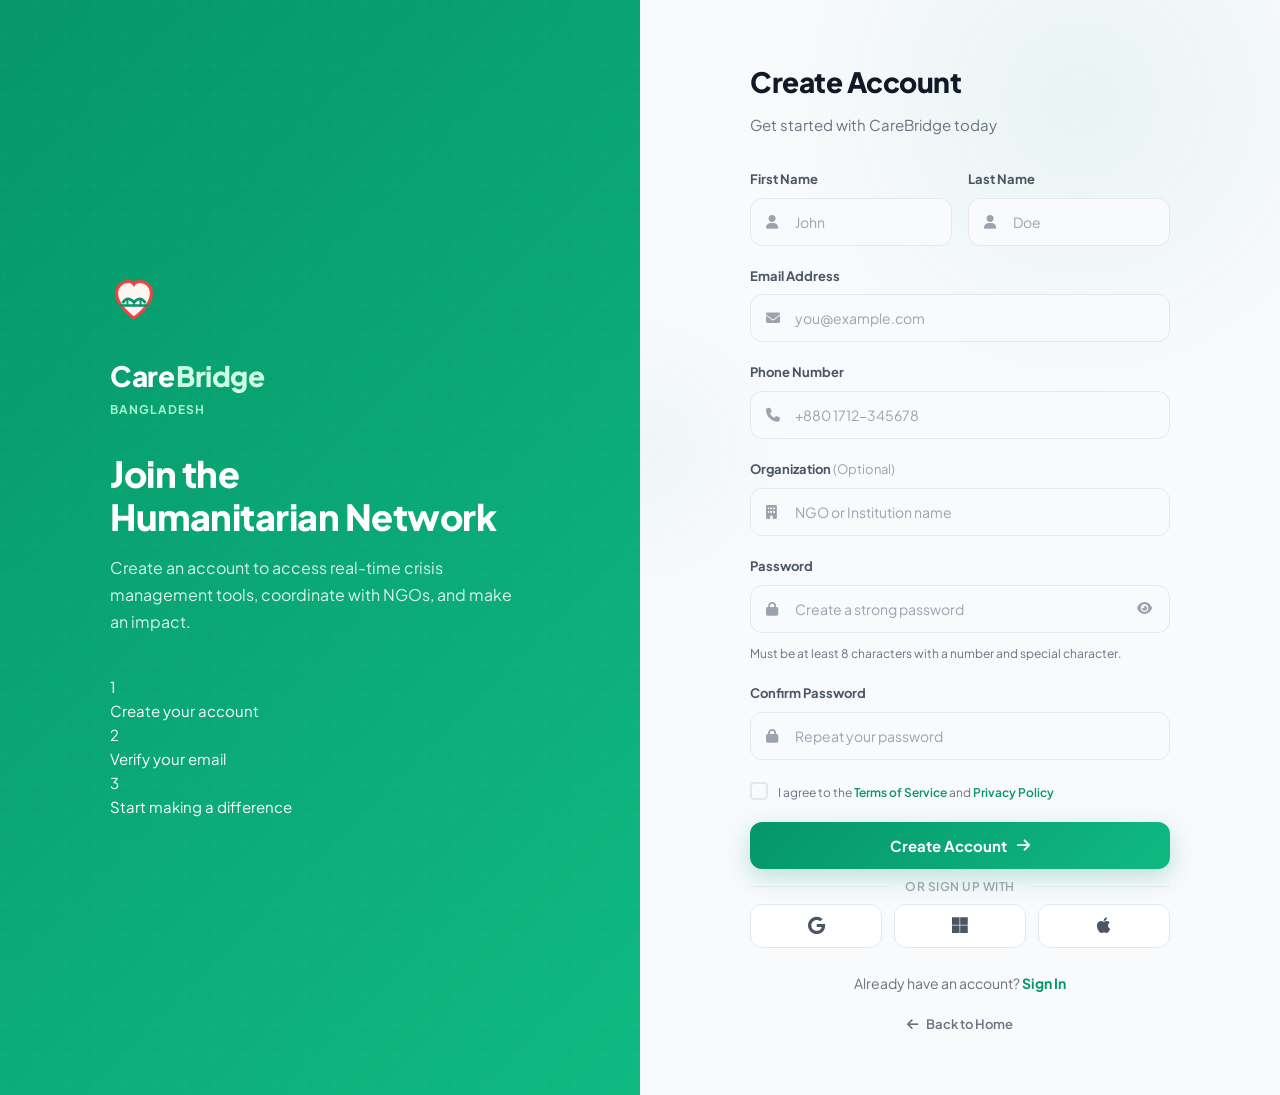
<file: signup.html>
<!DOCTYPE html>
<html lang="en">
<head>
  <meta charset="UTF-8">
  <meta name="viewport" content="width=device-width, initial-scale=1.0">
  <title>Create Account - CareBridge Bangladesh</title>
  <meta name="description" content="Create a CareBridge Bangladesh account for humanitarian aid coordination.">
  <link rel="preconnect" href="https://fonts.googleapis.com">
  <link rel="preconnect" href="https://fonts.gstatic.com" crossorigin>
  <link href="https://fonts.googleapis.com/css2?family=Plus+Jakarta+Sans:wght@300;400;500;600;700;800&family=Inter:wght@300;400;500;600;700&display=swap" rel="stylesheet">
  <link rel="stylesheet" href="https://cdnjs.cloudflare.com/ajax/libs/font-awesome/6.5.1/css/all.min.css">
  <link rel="stylesheet" href="auth.css">
  <style>
    .form-row-2 {
      display: grid;
      grid-template-columns: 1fr 1fr;
      gap: 16px;
    }
    
    .terms-text {
      font-size: 12px;
      color: var(--text-muted);
      line-height: 1.5;
      margin-top: 4px;
    }
    
    .terms-text a {
      color: var(--primary);
      font-weight: 600;
    }
    
    .terms-text a:hover {
      text-decoration: underline;
    }
  </style>
</head>
<body>
  <div class="auth-container">
    <!-- Background Elements -->
    <div class="auth-bg-elements">
      <div class="bg-circle bg-circle-1"></div>
      <div class="bg-circle bg-circle-2"></div>
      <div class="bg-circle bg-circle-3"></div>
    </div>

    <!-- Left Side - Branding -->
    <div class="auth-brand-side">
      <div class="brand-content">
        <svg class="brand-icon-svg" viewBox="0 0 44 44" fill="none" xmlns="http://www.w3.org/2000/svg">
          <path d="M22 38.5C22 38.5 6 28 6 15.5C6 9.7 10.7 5 16.5 5C19.8 5 21.5 6.7 22 7.5C22.5 6.7 24.2 5 27.5 5C33.3 5 38 9.7 38 15.5C38 28 22 38.5 22 38.5Z" stroke="#EF4444" stroke-width="2.8" fill="#FFF5F5"/>
          <path d="M12 24C15 20 18 20 22 24C26 20 29 20 32 24" stroke="#059669" stroke-width="2.5" stroke-linecap="round"/>
          <path d="M10 27H34" stroke="#059669" stroke-width="2.2" stroke-linecap="round"/>
          <path d="M16 27V21.5" stroke="#059669" stroke-width="1.8" stroke-linecap="round"/>
          <path d="M22 27V24" stroke="#059669" stroke-width="1.8" stroke-linecap="round"/>
          <path d="M28 27V21.5" stroke="#059669" stroke-width="1.8" stroke-linecap="round"/>
        </svg>
        <div class="brand-text">
          <span class="brand-title"><span class="care">Care</span><span class="bridge">Bridge</span></span>
          <span class="brand-country">Bangladesh</span>
        </div>
        <h1 class="brand-headline">Join the<br>Humanitarian Network</h1>
        <p class="brand-subtitle">Create an account to access real-time crisis management tools, coordinate with NGOs, and make an impact.</p>
        <div class="brand-steps">
          <div class="brand-step">
            <div class="step-number">1</div>
            <div class="step-text">Create your account</div>
          </div>
          <div class="brand-step">
            <div class="step-number">2</div>
            <div class="step-text">Verify your email</div>
          </div>
          <div class="brand-step">
            <div class="step-number">3</div>
            <div class="step-text">Start making a difference</div>
          </div>
        </div>
      </div>
    </div>

    <!-- Right Side - Signup Form -->
    <div class="auth-form-side">
      <div class="auth-form-wrapper">
        <div class="auth-form-header">
          <h2 class="auth-form-title">Create Account</h2>
          <p class="auth-form-subtitle">Get started with CareBridge today</p>
        </div>

        <form class="auth-form" id="signup-form">
          <div class="form-row-2">
            <div class="form-group">
              <label class="form-label" for="signup-firstname">First Name</label>
              <div class="input-wrapper">
                <i class="fa-solid fa-user input-icon"></i>
                <input type="text" id="signup-firstname" class="form-input" placeholder="John" required autocomplete="given-name">
              </div>
            </div>
            <div class="form-group">
              <label class="form-label" for="signup-lastname">Last Name</label>
              <div class="input-wrapper">
                <i class="fa-solid fa-user input-icon"></i>
                <input type="text" id="signup-lastname" class="form-input" placeholder="Doe" required autocomplete="family-name">
              </div>
            </div>
          </div>

          <div class="form-group">
            <label class="form-label" for="signup-email">Email Address</label>
            <div class="input-wrapper">
              <i class="fa-solid fa-envelope input-icon"></i>
              <input type="email" id="signup-email" class="form-input" placeholder="you@example.com" required autocomplete="email">
            </div>
          </div>

          <div class="form-group">
            <label class="form-label" for="signup-phone">Phone Number</label>
            <div class="input-wrapper">
              <i class="fa-solid fa-phone input-icon"></i>
              <input type="tel" id="signup-phone" class="form-input" placeholder="+880 1712-345678" required autocomplete="tel">
            </div>
          </div>

          <div class="form-group">
            <label class="form-label" for="signup-organization">Organization <span style="font-weight:400; color:var(--text-light);">(Optional)</span></label>
            <div class="input-wrapper">
              <i class="fa-solid fa-building input-icon"></i>
              <input type="text" id="signup-organization" class="form-input" placeholder="NGO or Institution name" autocomplete="organization">
            </div>
          </div>

          <div class="form-group">
            <label class="form-label" for="signup-password">Password</label>
            <div class="input-wrapper">
              <i class="fa-solid fa-lock input-icon"></i>
              <input type="password" id="signup-password" class="form-input" placeholder="Create a strong password" required autocomplete="new-password" minlength="8">
              <button type="button" class="password-toggle" onclick="togglePassword('signup-password', this)" aria-label="Toggle password visibility">
                <i class="fa-solid fa-eye"></i>
              </button>
            </div>
            <p class="terms-text">Must be at least 8 characters with a number and special character.</p>
          </div>

          <div class="form-group">
            <label class="form-label" for="signup-confirm">Confirm Password</label>
            <div class="input-wrapper">
              <i class="fa-solid fa-lock input-icon"></i>
              <input type="password" id="signup-confirm" class="form-input" placeholder="Repeat your password" required autocomplete="new-password">
            </div>
          </div>

          <div class="form-group">
            <label class="checkbox-label">
              <input type="checkbox" id="terms-agree" required>
              <span class="checkbox-custom"></span>
              <span class="terms-text">I agree to the <a href="#">Terms of Service</a> and <a href="#">Privacy Policy</a></span>
            </label>
          </div>

          <button type="submit" class="btn-auth-primary">
            <span>Create Account</span>
            <i class="fa-solid fa-arrow-right"></i>
          </button>
        </form>

        <div class="auth-divider">
          <span>or sign up with</span>
        </div>

        <div class="social-login">
          <button class="btn-social" type="button" onclick="loginDemoUser('Google SSO User')" aria-label="Sign up with Google">
            <i class="fa-brands fa-google"></i>
          </button>
          <button class="btn-social" type="button" onclick="loginDemoUser('Microsoft SSO User')" aria-label="Sign up with Microsoft">
            <i class="fa-brands fa-microsoft"></i>
          </button>
          <button class="btn-social" type="button" onclick="loginDemoUser('Apple SSO User')" aria-label="Sign up with Apple">
            <i class="fa-brands fa-apple"></i>
          </button>
        </div>

        <p class="auth-footer-text">
          Already have an account? <a href="login.html" class="auth-link">Sign In</a>
        </p>

        <a href="landing.html" class="back-to-landing">
          <i class="fa-solid fa-arrow-left"></i>
          <span>Back to Home</span>
        </a>
      </div>
    </div>
  </div>

  <script src="api.js"></script>
  <script src="auth.js"></script>
  <script>
    document.getElementById('signup-form').addEventListener('submit', async function(e) {
      e.preventDefault();
      
      const password = document.getElementById('signup-password').value;
      const confirm = document.getElementById('signup-confirm').value;
      
      if (password !== confirm) {
        showToast('Passwords do not match!', 'error');
        return;
      }
      
      if (password.length < 8) {
        showToast('Password must be at least 8 characters.', 'error');
        return;
      }
      
      const terms = document.getElementById('terms-agree');
      if (!terms.checked) {
        showToast('Please agree to the Terms of Service.', 'error');
        return;
      }
      
      const firstname = document.getElementById('signup-firstname').value.trim();
      const lastname = document.getElementById('signup-lastname').value.trim();
      const email = document.getElementById('signup-email').value.trim();
      const submitBtn = this.querySelector('button[type="submit"]');
      const originalBtnHtml = submitBtn ? submitBtn.innerHTML : '';

      if (submitBtn) {
        submitBtn.disabled = true;
        submitBtn.innerHTML = '<i class="fa-solid fa-spinner fa-spin"></i> <span>Creating account...</span>';
      }

      try {
        if (window.API && window.API.auth) {
          const res = await window.API.auth.signup(firstname, lastname, email, password);
          if (res && res.access_token) {
            setAuthUser({
              name: res.user.name,
              email: res.user.email,
              role: res.user.role,
              avatar: res.user.avatar,
              access_token: res.access_token
            });
            showToast('Account created successfully! Launching dashboard...', 'success');
            setTimeout(() => { window.location.href = 'index.html'; }, 900);
            return;
          }
        }
      } catch (err) {
        console.warn('API signup error:', err);
        if (err.message) {
          showToast(err.message, 'error');
          if (submitBtn) {
            submitBtn.disabled = false;
            submitBtn.innerHTML = originalBtnHtml;
          }
          return;
        }
      }

      // Offline fallback
      setAuthUser({
        name: `${firstname} ${lastname}`.trim() || 'Argho Saha',
        email: email || 'user@carebridge.org',
        role: 'Field Volunteer / Coordinator'
      });
      
      showToast('Account created successfully! Launching your CareBridge dashboard...', 'success');
      setTimeout(() => {
        window.location.href = 'index.html';
      }, 1000);
    });
  </script>
</body>
</html>
</file>
<file: auth.css>
/* CareBridge Bangladesh - Authentication Pages Shared Styles */

:root {
  --primary: #059669;
  --primary-hover: #047857;
  --primary-light: #e6f7f0;
  --primary-subtle: #d1fae5;
  --primary-focus: rgba(5, 150, 105, 0.2);
  --high-priority: #ef4444;
  --med-priority: #f59e0b;
  --low-priority: #3b82f6;
  --success: #10b981;
  --purple-badge: #8b5cf6;
  --bg-app: #f8fafc;
  --bg-card: #ffffff;
  --border-color: #e5e7eb;
  --text-main: #111827;
  --text-secondary: #4b5563;
  --text-muted: #6b7280;
  --text-light: #9ca3af;
  --shadow-sm: 0 1px 3px rgba(0,0,0,0.05);
  --shadow-md: 0 4px 14px rgba(0,0,0,0.08);
  --shadow-lg: 0 10px 25px rgba(0,0,0,0.12);
  --shadow-glow: 0 8px 24px rgba(5, 150, 105, 0.25);
  --radius-sm: 8px;
  --radius-md: 12px;
  --radius-lg: 16px;
  --radius-xl: 20px;
  --radius-full: 9999px;
  --transition-fast: 0.2s cubic-bezier(0.4, 0, 0.2, 1);
  --transition-smooth: 0.3s cubic-bezier(0.4, 0, 0.2, 1);
}

*, *::before, *::after {
  box-sizing: border-box;
  margin: 0;
  padding: 0;
}

body {
  font-family: 'Plus Jakarta Sans', 'Inter', -apple-system, BlinkMacSystemFont, 'Segoe UI', Roboto, sans-serif;
  background-color: var(--bg-app);
  color: var(--text-main);
  font-size: 15px;
  line-height: 1.6;
  -webkit-font-smoothing: antialiased;
  overflow-x: hidden;
}

a {
  text-decoration: none;
  color: inherit;
}

/* Auth Container */
.auth-container {
  min-height: 100vh;
  display: flex;
  position: relative;
  overflow: hidden;
}

/* Background Elements */
.auth-bg-elements {
  position: fixed;
  inset: 0;
  pointer-events: none;
  z-index: 0;
}

.bg-circle {
  position: absolute;
  border-radius: 50%;
  opacity: 0.5;
}

.bg-circle-1 {
  width: 600px;
  height: 600px;
  background: radial-gradient(circle, rgba(5, 150, 105, 0.12) 0%, transparent 70%);
  top: -200px;
  right: -100px;
}

.bg-circle-2 {
  width: 400px;
  height: 400px;
  background: radial-gradient(circle, rgba(16, 185, 129, 0.1) 0%, transparent 70%);
  bottom: -100px;
  left: -100px;
}

.bg-circle-3 {
  width: 300px;
  height: 300px;
  background: radial-gradient(circle, rgba(5, 150, 105, 0.08) 0%, transparent 70%);
  top: 50%;
  left: 50%;
  transform: translate(-50%, -50%);
}

/* Brand Side (Left) */
.auth-brand-side {
  flex: 1;
  background: linear-gradient(135deg, #059669 0%, #10b981 100%);
  display: flex;
  align-items: center;
  justify-content: center;
  padding: 60px;
  position: relative;
  overflow: hidden;
}

.auth-brand-side::before {
  content: '';
  position: absolute;
  inset: 0;
  background: url("data:image/svg+xml,%3Csvg width='60' height='60' viewBox='0 0 60 60' xmlns='http://www.w3.org/2000/svg'%3E%3Cg fill='none' fill-rule='evenodd'%3E%3Cg fill='%23ffffff' fill-opacity='0.05'%3E%3Cpath d='M36 34v-4h-2v4h-4v2h4v4h2v-4h4v-2h-4zm0-30V0h-2v4h-4v2h4v4h2V6h4V4h-4zM6 34v-4H4v4H0v2h4v4h2v-4h4v-2H6zM6 4V0H4v4H0v2h4v4h2V6h4V4H6z'/%3E%3C/g%3E%3C/g%3E%3C/svg%3E");
  opacity: 0.3;
}

.brand-content {
  position: relative;
  z-index: 1;
  color: #ffffff;
  max-width: 420px;
}

.brand-icon-svg {
  width: 48px;
  height: 48px;
  margin-bottom: 24px;
}

.brand-text {
  display: flex;
  flex-direction: column;
  margin-bottom: 32px;
}

.brand-title {
  font-size: 28px;
  font-weight: 800;
  letter-spacing: -0.5px;
  display: flex;
  align-items: center;
  gap: 2px;
}

.brand-title .care { color: #ffffff; }
.brand-title .bridge { color: #d1fae5; }

.brand-country {
  font-size: 12px;
  font-weight: 700;
  color: #a7f3d0;
  letter-spacing: 1px;
  text-transform: uppercase;
  margin-top: 2px;
}

.brand-headline {
  font-size: 36px;
  font-weight: 800;
  line-height: 1.2;
  margin-bottom: 16px;
  letter-spacing: -0.5px;
}

.brand-subtitle {
  font-size: 16px;
  color: rgba(255,255,255,0.85);
  line-height: 1.7;
  margin-bottom: 40px;
}

.brand-stats {
  display: flex;
  gap: 32px;
}

.brand-stat {
  display: flex;
  flex-direction: column;
}

.brand-stat-number {
  font-size: 28px;
  font-weight: 800;
  letter-spacing: -0.5px;
}

.brand-stat-label {
  font-size: 13px;
  color: rgba(255,255,255,0.75);
  font-weight: 500;
}

/* Form Side (Right) */
.auth-form-side {
  flex: 1;
  display: flex;
  align-items: center;
  justify-content: center;
  padding: 60px;
  position: relative;
  z-index: 1;
}

.auth-form-wrapper {
  width: 100%;
  max-width: 420px;
}

.auth-form-header {
  margin-bottom: 32px;
}

.auth-form-title {
  font-size: 28px;
  font-weight: 800;
  letter-spacing: -0.5px;
  margin-bottom: 8px;
  color: var(--text-main);
}

.auth-form-subtitle {
  font-size: 15px;
  color: var(--text-muted);
}

/* Form Styles */
.auth-form {
  display: flex;
  flex-direction: column;
  gap: 20px;
}

.form-group {
  display: flex;
  flex-direction: column;
  gap: 8px;
}

.form-label {
  font-size: 13px;
  font-weight: 700;
  color: var(--text-secondary);
}

.input-wrapper {
  position: relative;
  display: flex;
  align-items: center;
}

.input-icon {
  position: absolute;
  left: 16px;
  color: var(--text-light);
  font-size: 14px;
  pointer-events: none;
  z-index: 1;
}

.form-input {
  width: 100%;
  padding: 14px 16px 14px 44px;
  border: 1px solid var(--border-color);
  border-radius: var(--radius-md);
  background: #f9fafb;
  font-size: 14px;
  font-family: inherit;
  color: var(--text-main);
  transition: all var(--transition-fast);
}

.form-input:focus {
  outline: none;
  background: #ffffff;
  border-color: var(--primary);
  box-shadow: 0 0 0 3px var(--primary-focus);
}

.form-input::placeholder {
  color: var(--text-light);
}

.password-toggle {
  position: absolute;
  right: 14px;
  background: none;
  border: none;
  color: var(--text-light);
  cursor: pointer;
  padding: 4px;
  display: flex;
  align-items: center;
  justify-content: center;
  transition: color var(--transition-fast);
}

.password-toggle:hover {
  color: var(--text-secondary);
}

.form-row {
  display: flex;
  align-items: center;
  justify-content: space-between;
}

.checkbox-label {
  display: flex;
  align-items: center;
  gap: 10px;
  font-size: 13px;
  color: var(--text-secondary);
  cursor: pointer;
  user-select: none;
}

.checkbox-label input[type="checkbox"] {
  display: none;
}

.checkbox-custom {
  width: 18px;
  height: 18px;
  border: 2px solid var(--border-color);
  border-radius: 4px;
  display: flex;
  align-items: center;
  justify-content: center;
  transition: all var(--transition-fast);
  flex-shrink: 0;
}

.checkbox-label input:checked + .checkbox-custom {
  background: var(--primary);
  border-color: var(--primary);
}

.checkbox-label input:checked + .checkbox-custom::after {
  content: '\f00c';
  font-family: 'Font Awesome 6 Free';
  font-weight: 900;
  font-size: 10px;
  color: #ffffff;
}

.forgot-link {
  font-size: 13px;
  font-weight: 600;
  color: var(--primary);
  transition: color var(--transition-fast);
}

.forgot-link:hover {
  color: var(--primary-hover);
  text-decoration: underline;
}

/* Primary Auth Button */
.btn-auth-primary {
  display: flex;
  align-items: center;
  justify-content: center;
  gap: 10px;
  width: 100%;
  padding: 14px 24px;
  background: linear-gradient(135deg, #059669 0%, #10b981 100%);
  color: #ffffff;
  border: none;
  border-radius: var(--radius-md);
  font-size: 15px;
  font-weight: 700;
  cursor: pointer;
  box-shadow: var(--shadow-glow);
  transition: all var(--transition-smooth);
  font-family: inherit;
}

.btn-auth-primary:hover {
  transform: translateY(-1px);
  box-shadow: 0 12px 32px rgba(5, 150, 105, 0.35);
}

.btn-auth-primary:active {
  transform: translateY(0);
}

/* Divider */
.auth-divider {
  display: flex;
  align-items: center;
  gap: 16px;
  margin: 8px 0;
}

.auth-divider::before,
.auth-divider::after {
  content: '';
  flex: 1;
  height: 1px;
  background: var(--border-color);
}

.auth-divider span {
  font-size: 12px;
  font-weight: 600;
  color: var(--text-light);
  text-transform: uppercase;
  letter-spacing: 0.5px;
}

/* Social Login */
.social-login {
  display: flex;
  gap: 12px;
}

.btn-social {
  flex: 1;
  display: flex;
  align-items: center;
  justify-content: center;
  gap: 8px;
  padding: 12px;
  background: #ffffff;
  border: 1px solid var(--border-color);
  border-radius: var(--radius-md);
  font-size: 18px;
  color: var(--text-secondary);
  cursor: pointer;
  transition: all var(--transition-fast);
}

.btn-social:hover {
  border-color: var(--primary);
  color: var(--primary);
  background: var(--primary-light);
}

/* Auth Footer */
.auth-footer-text {
  text-align: center;
  font-size: 14px;
  color: var(--text-muted);
  margin-top: 24px;
}

.auth-link {
  font-weight: 700;
  color: var(--primary);
  transition: color var(--transition-fast);
}

.auth-link:hover {
  color: var(--primary-hover);
  text-decoration: underline;
}

.btn-demo-quick {
  width: 100%;
  display: flex;
  align-items: center;
  justify-content: center;
  gap: 10px;
  background: linear-gradient(135deg, #059669 0%, #047857 100%);
  color: #ffffff;
  border: none;
  padding: 14px 20px;
  border-radius: var(--radius-md);
  font-size: 14px;
  font-weight: 700;
  cursor: pointer;
  box-shadow: 0 4px 14px rgba(5, 150, 105, 0.3);
  transition: all var(--transition-fast);
  margin-bottom: 18px;
}

.btn-demo-quick:hover {
  transform: translateY(-2px);
  box-shadow: 0 8px 20px rgba(5, 150, 105, 0.4);
  background: linear-gradient(135deg, #10b981 0%, #059669 100%);
}

.demo-login-box {
  background: #f0fdf4;
  border: 1.5px dashed #059669;
  border-radius: var(--radius-md);
  padding: 16px;
  margin-bottom: 24px;
  text-align: center;
}

.demo-login-title {
  display: flex;
  align-items: center;
  justify-content: center;
  gap: 8px;
  font-size: 13px;
  font-weight: 800;
  color: #065f46;
  margin-bottom: 4px;
  text-transform: uppercase;
  letter-spacing: 0.5px;
}

.demo-login-desc {
  font-size: 12px;
  color: #047857;
  margin-bottom: 12px;
}

.demo-cred-hint {
  display: inline-block;
  background: rgba(5, 150, 105, 0.1);
  padding: 4px 10px;
  border-radius: 20px;
  font-size: 11px;
  font-weight: 600;
  color: #047857;
  margin-top: 6px;
}

.back-to-landing {
  display: flex;
  align-items: center;
  justify-content: center;
  gap: 8px;
  margin-top: 20px;
  font-size: 13px;
  font-weight: 600;
  color: var(--text-muted);
  transition: color var(--transition-fast);
}

.back-to-landing:hover {
  color: var(--primary);
}

/* Toast Notification */
.toast-container {
  position: fixed;
  top: 24px;
  right: 24px;
  z-index: 200;
  display: flex;
  flex-direction: column;
  gap: 10px;
}

.custom-toast {
  min-width: 300px;
  max-width: 400px;
  background: #ffffff;
  border-radius: var(--radius-md);
  box-shadow: var(--shadow-lg);
  border-left: 4px solid var(--primary);
  padding: 14px 18px;
  display: flex;
  align-items: center;
  gap: 12px;
  transform: translateX(100%);
  opacity: 0;
  transition: all var(--transition-bounce);
}

.custom-toast.show {
  transform: translateX(0);
  opacity: 1;
}

.custom-toast.toast-error {
  border-left-color: var(--high-priority);
}

.custom-toast.toast-warning {
  border-left-color: var(--med-priority);
}

.toast-message h6 {
  font-size: 13px;
  font-weight: 700;
  color: var(--text-main);
}

.toast-message p {
  font-size: 11.5px;
  color: var(--text-muted);
  margin-top: 2px;
}

/* Responsive */
@media (max-width: 1024px) {
  .auth-brand-side {
    display: none;
  }
  
  .auth-form-side {
    padding: 40px 24px;
  }
}

@media (max-width: 640px) {
  .auth-form-wrapper {
    max-width: 100%;
  }
  
  .auth-form-title {
    font-size: 24px;
  }
  
  .social-login {
    flex-direction: column;
  }
}
</file>
<file: landing.css>
/* CareBridge Bangladesh - Landing Page Styles */

:root {
  --primary: #059669;
  --primary-hover: #047857;
  --primary-light: #e6f7f0;
  --primary-subtle: #d1fae5;
  --primary-focus: rgba(5, 150, 105, 0.2);
  --high-priority: #ef4444;
  --med-priority: #f59e0b;
  --low-priority: #3b82f6;
  --success: #10b981;
  --purple-badge: #8b5cf6;
  --bg-app: #f8fafc;
  --bg-card: #ffffff;
  --border-color: #e5e7eb;
  --text-main: #111827;
  --text-secondary: #4b5563;
  --text-muted: #6b7280;
  --text-light: #9ca3af;
  --shadow-sm: 0 1px 3px rgba(0,0,0,0.05);
  --shadow-md: 0 4px 14px rgba(0,0,0,0.08);
  --shadow-lg: 0 10px 25px rgba(0,0,0,0.12);
  --shadow-glow: 0 8px 24px rgba(5, 150, 105, 0.25);
  --radius-sm: 8px;
  --radius-md: 12px;
  --radius-lg: 16px;
  --radius-xl: 20px;
  --radius-full: 9999px;
  --transition-fast: 0.2s cubic-bezier(0.4, 0, 0.2, 1);
  --transition-smooth: 0.3s cubic-bezier(0.4, 0, 0.2, 1);
  --transition-bounce: 0.4s cubic-bezier(0.34, 1.56, 0.64, 1);
}

*, *::before, *::after {
  box-sizing: border-box;
  margin: 0;
  padding: 0;
}

html {
  scroll-behavior: smooth;
}

body {
  font-family: 'Plus Jakarta Sans', 'Inter', -apple-system, BlinkMacSystemFont, 'Segoe UI', Roboto, sans-serif;
  background-color: var(--bg-app);
  color: var(--text-main);
  font-size: 15px;
  line-height: 1.6;
  -webkit-font-smoothing: antialiased;
  overflow-x: hidden;
}

a {
  text-decoration: none;
  color: inherit;
}

/* Landing Container */
.landing-container {
  min-height: 100vh;
  display: flex;
  flex-direction: column;
}

/* Navigation */
.landing-nav {
  position: fixed;
  top: 0;
  left: 0;
  right: 0;
  z-index: 100;
  display: flex;
  align-items: center;
  justify-content: space-between;
  padding: 16px 40px;
  background: rgba(255, 255, 255, 0.85);
  backdrop-filter: blur(12px);
  border-bottom: 1px solid rgba(229, 231, 235, 0.6);
  transition: all var(--transition-smooth);
}

.nav-brand {
  display: flex;
  align-items: center;
  gap: 12px;
}

.brand-icon-svg {
  width: 36px;
  height: 36px;
  flex-shrink: 0;
}

.brand-text {
  display: flex;
  flex-direction: column;
}

.brand-title {
  font-size: 18px;
  font-weight: 800;
  color: var(--text-main);
  letter-spacing: -0.3px;
  display: flex;
  align-items: center;
  gap: 1px;
}

.brand-title .care { color: var(--text-main); }
.brand-title .bridge { color: var(--primary); }

.brand-country {
  font-size: 10px;
  font-weight: 700;
  color: var(--primary);
  letter-spacing: 0.8px;
  text-transform: uppercase;
}

.nav-links {
  display: flex;
  align-items: center;
  gap: 28px;
}

.nav-links a {
  font-size: 14px;
  font-weight: 600;
  color: var(--text-secondary);
  transition: color var(--transition-fast);
}

.nav-links a:hover {
  color: var(--primary);
}

.nav-link-btn {
  padding: 8px 18px;
  border-radius: var(--radius-full);
  font-weight: 600;
  transition: all var(--transition-fast);
}

.nav-link-btn:hover {
  background: var(--primary-light);
  color: var(--primary) !important;
}

.nav-link-primary {
  background: var(--primary);
  color: #ffffff !important;
  box-shadow: var(--shadow-glow);
}

.nav-link-primary:hover {
  background: var(--primary-hover) !important;
  transform: translateY(-1px);
}

/* Hero Section */
.hero-section {
  min-height: 100vh;
  display: flex;
  align-items: center;
  justify-content: space-between;
  padding: 120px 60px 80px;
  gap: 60px;
  position: relative;
  overflow: hidden;
}

.hero-section::before {
  content: '';
  position: absolute;
  top: -50%;
  right: -20%;
  width: 800px;
  height: 800px;
  background: radial-gradient(circle, rgba(5, 150, 105, 0.08) 0%, transparent 70%);
  pointer-events: none;
}

.hero-content {
  flex: 1;
  max-width: 600px;
  z-index: 2;
}

.hero-badge {
  display: inline-flex;
  align-items: center;
  gap: 8px;
  padding: 8px 16px;
  background: var(--primary-light);
  color: var(--primary);
  border-radius: var(--radius-full);
  font-size: 13px;
  font-weight: 700;
  margin-bottom: 24px;
  animation: fadeInUp 0.6s ease-out;
}

.hero-badge i {
  font-size: 14px;
}

.hero-title {
  font-size: 56px;
  font-weight: 800;
  line-height: 1.1;
  letter-spacing: -1.5px;
  margin-bottom: 20px;
  color: var(--text-main);
  animation: fadeInUp 0.6s ease-out 0.1s both;
}

.text-gradient {
  background: linear-gradient(135deg, #059669 0%, #10b981 50%, #059669 100%);
  -webkit-background-clip: text;
  -webkit-text-fill-color: transparent;
  background-clip: text;
}

.hero-subtitle {
  font-size: 17px;
  color: var(--text-muted);
  line-height: 1.7;
  margin-bottom: 32px;
  animation: fadeInUp 0.6s ease-out 0.2s both;
}

.hero-actions {
  display: flex;
  gap: 16px;
  margin-bottom: 48px;
  animation: fadeInUp 0.6s ease-out 0.3s both;
}

.btn-hero-primary {
  display: inline-flex;
  align-items: center;
  gap: 10px;
  padding: 14px 28px;
  background: linear-gradient(135deg, #059669 0%, #10b981 100%);
  color: #ffffff;
  border-radius: var(--radius-full);
  font-size: 15px;
  font-weight: 700;
  box-shadow: var(--shadow-glow);
  transition: all var(--transition-smooth);
}

.btn-hero-primary:hover {
  transform: translateY(-2px) scale(1.02);
  box-shadow: 0 12px 32px rgba(5, 150, 105, 0.35);
}

.btn-hero-secondary {
  display: inline-flex;
  align-items: center;
  gap: 10px;
  padding: 14px 28px;
  background: #ffffff;
  color: var(--text-main);
  border: 1px solid var(--border-color);
  border-radius: var(--radius-full);
  font-size: 15px;
  font-weight: 700;
  transition: all var(--transition-smooth);
}

.btn-hero-secondary:hover {
  border-color: var(--primary);
  color: var(--primary);
  transform: translateY(-2px);
}

.btn-hero-demo {
  display: inline-flex;
  align-items: center;
  gap: 10px;
  padding: 14px 28px;
  background: #f0fdf4;
  color: #047857;
  border: 2px solid #059669;
  border-radius: var(--radius-full);
  font-size: 15px;
  font-weight: 700;
  cursor: pointer;
  box-shadow: 0 4px 14px rgba(5, 150, 105, 0.15);
  transition: all var(--transition-smooth);
}

.btn-hero-demo:hover {
  background: #059669;
  color: #ffffff;
  transform: translateY(-2px);
  box-shadow: 0 8px 24px rgba(5, 150, 105, 0.3);
}

.nav-link-demo {
  background: #f0fdf4;
  color: #047857 !important;
  border: 1.5px solid #059669;
  padding: 8px 18px;
  border-radius: var(--radius-full);
  font-weight: 700;
  display: inline-flex;
  align-items: center;
  gap: 6px;
  cursor: pointer;
  transition: all var(--transition-fast);
}

.nav-link-demo:hover {
  background: #059669 !important;
  color: #ffffff !important;
  transform: translateY(-1px);
}

.hero-stats {
  display: flex;
  gap: 40px;
  animation: fadeInUp 0.6s ease-out 0.4s both;
}

.hero-stat {
  display: flex;
  flex-direction: column;
}

.hero-stat-number {
  font-size: 28px;
  font-weight: 800;
  color: var(--text-main);
  letter-spacing: -0.5px;
}

.hero-stat-label {
  font-size: 13px;
  color: var(--text-muted);
  font-weight: 500;
}

/* Hero Visual - 3D Floating Cards */
.hero-visual {
  flex: 1;
  display: flex;
  align-items: center;
  justify-content: center;
  perspective: 1200px;
  z-index: 2;
}

.hero-3d-scene {
  position: relative;
  width: 500px;
  height: 500px;
  transform-style: preserve-3d;
  animation: rotateScene 20s linear infinite;
}

.floating-card {
  position: absolute;
  width: 140px;
  height: 140px;
  background: rgba(255, 255, 255, 0.95);
  backdrop-filter: blur(10px);
  border: 1px solid rgba(229, 231, 235, 0.8);
  border-radius: var(--radius-lg);
  display: flex;
  flex-direction: column;
  align-items: center;
  justify-content: center;
  gap: 10px;
  box-shadow: var(--shadow-md);
  transition: all var(--transition-smooth);
  animation: floatCard 4s ease-in-out infinite;
}

.floating-card i {
  font-size: 32px;
  color: var(--primary);
}

.floating-card span {
  font-size: 13px;
  font-weight: 700;
  color: var(--text-main);
}

.card-1 { top: 10%; left: 10%; animation-delay: 0s; }
.card-2 { top: 5%; right: 15%; animation-delay: 0.5s; }
.card-3 { top: 40%; left: 5%; animation-delay: 1s; }
.card-4 { top: 45%; right: 8%; animation-delay: 1.5s; }
.card-5 { bottom: 15%; left: 20%; animation-delay: 2s; }
.card-6 { bottom: 10%; right: 25%; animation-delay: 2.5s; }

.mobile-3d-icon {
  position: absolute;
  top: 50%;
  left: 50%;
  transform: translate(-50%, -50%);
  width: 120px;
  height: 200px;
  z-index: 3;
  animation: mobileFloat 5s ease-in-out infinite, mobileGlow 3s ease-in-out infinite;
  filter: drop-shadow(0 20px 40px rgba(5, 150, 105, 0.35));
}

.mobile-3d-icon svg {
  width: 100%;
  height: 100%;
}

.mobile-glow {
  position: absolute;
  inset: -20px;
  background: radial-gradient(circle, rgba(5, 150, 105, 0.25) 0%, transparent 70%);
  border-radius: 50%;
  z-index: -1;
  animation: mobilePulse 3s ease-in-out infinite;
}

@keyframes mobileFloat {
  0%, 100% { transform: translate(-50%, -50%) translateY(0) rotateX(0deg) rotateY(0deg); }
  50% { transform: translate(-50%, -50%) translateY(-20px) rotateX(5deg) rotateY(-5deg); }
}

@keyframes mobileGlow {
  0%, 100% { filter: drop-shadow(0 20px 40px rgba(5, 150, 105, 0.35)); }
  50% { filter: drop-shadow(0 25px 50px rgba(16, 185, 129, 0.5)); }
}

@keyframes mobilePulse {
  0%, 100% { opacity: 0.6; transform: scale(1); }
  50% { opacity: 1; transform: scale(1.1); }
}

[data-theme="dark"] .mobile-3d-icon {
  filter: drop-shadow(0 20px 40px rgba(16, 185, 129, 0.45));
}

[data-theme="dark"] .mobile-glow {
  background: radial-gradient(circle, rgba(16, 185, 129, 0.3) 0%, transparent 70%);
}

/* Categories Section - 3D Cards */
.categories-section {
  padding: 100px 60px;
  background: linear-gradient(180deg, #ffffff 0%, #f8fafc 100%);
}

.section-header {
  text-align: center;
  margin-bottom: 60px;
}

.section-title {
  font-size: 42px;
  font-weight: 800;
  letter-spacing: -1px;
  margin-bottom: 12px;
  color: var(--text-main);
}

.section-subtitle {
  font-size: 17px;
  color: var(--text-muted);
  max-width: 500px;
  margin: 0 auto;
}

.categories-grid {
  display: grid;
  grid-template-columns: repeat(3, 1fr);
  gap: 30px;
  max-width: 1200px;
  margin: 0 auto;
  perspective: 1200px;
}

.category-3d-card {
  height: 320px;
  cursor: pointer;
  transform-style: preserve-3d;
  transition: transform var(--transition-smooth);
}

.category-3d-card:hover {
  transform: rotateY(8deg) rotateX(4deg) translateY(-8px);
}

.card-inner {
  width: 100%;
  height: 100%;
  background: var(--bg-card);
  border: 1px solid var(--border-color);
  border-radius: var(--radius-xl);
  padding: 32px;
  display: flex;
  flex-direction: column;
  box-shadow: var(--shadow-md);
  transition: all var(--transition-smooth);
  position: relative;
  overflow: hidden;
}

.category-3d-card:hover .card-inner {
  box-shadow: var(--shadow-lg);
  border-color: var(--primary);
}

.card-inner::before {
  content: '';
  position: absolute;
  top: 0;
  left: 0;
  right: 0;
  height: 4px;
  background: linear-gradient(90deg, var(--primary), #10b981);
  opacity: 0;
  transition: opacity var(--transition-smooth);
}

.category-3d-card:hover .card-inner::before {
  opacity: 1;
}

.card-icon {
  width: 56px;
  height: 56px;
  border-radius: var(--radius-md);
  background: var(--primary-light);
  color: var(--primary);
  display: flex;
  align-items: center;
  justify-content: center;
  font-size: 24px;
  margin-bottom: 20px;
  transition: all var(--transition-smooth);
}

.category-3d-card:hover .card-icon {
  background: var(--primary);
  color: #ffffff;
  transform: scale(1.05);
}

.card-inner h3 {
  font-size: 20px;
  font-weight: 700;
  margin-bottom: 10px;
  color: var(--text-main);
}

.card-inner p {
  font-size: 14px;
  color: var(--text-muted);
  line-height: 1.6;
  flex: 1;
}

.card-stats {
  display: flex;
  gap: 16px;
  margin-top: 16px;
  padding-top: 16px;
  border-top: 1px solid var(--border-light);
}

.card-stats span {
  font-size: 12px;
  font-weight: 600;
  color: var(--text-secondary);
  display: flex;
  align-items: center;
  gap: 6px;
}

.card-stats i {
  color: var(--primary);
  font-size: 12px;
}

/* Features Section */
.features-section {
  padding: 100px 60px;
  background: var(--bg-app);
}

.features-grid {
  display: grid;
  grid-template-columns: repeat(4, 1fr);
  gap: 24px;
  max-width: 1200px;
  margin: 0 auto;
}

.feature-card {
  background: var(--bg-card);
  border: 1px solid var(--border-color);
  border-radius: var(--radius-lg);
  padding: 28px;
  text-align: center;
  transition: all var(--transition-smooth);
}

.feature-card:hover {
  transform: translateY(-4px);
  box-shadow: var(--shadow-md);
  border-color: var(--primary);
}

.feature-icon {
  width: 48px;
  height: 48px;
  border-radius: var(--radius-md);
  background: var(--primary-light);
  color: var(--primary);
  display: flex;
  align-items: center;
  justify-content: center;
  font-size: 20px;
  margin: 0 auto 16px;
}

.feature-card h3 {
  font-size: 16px;
  font-weight: 700;
  margin-bottom: 8px;
  color: var(--text-main);
}

.feature-card p {
  font-size: 13px;
  color: var(--text-muted);
  line-height: 1.6;
}

/* CTA Section */
.cta-section {
  padding: 80px 60px;
}

.cta-card {
  max-width: 800px;
  margin: 0 auto;
  background: linear-gradient(135deg, #059669 0%, #10b981 100%);
  border-radius: var(--radius-xl);
  padding: 60px;
  text-align: center;
  color: #ffffff;
  box-shadow: var(--shadow-lg);
  position: relative;
  overflow: hidden;
}

.cta-card::before {
  content: '';
  position: absolute;
  top: -50%;
  right: -30%;
  width: 400px;
  height: 400px;
  background: radial-gradient(circle, rgba(255,255,255,0.15) 0%, transparent 70%);
  pointer-events: none;
}

.cta-card h2 {
  font-size: 32px;
  font-weight: 800;
  margin-bottom: 12px;
  position: relative;
  z-index: 1;
}

.cta-card p {
  font-size: 16px;
  opacity: 0.9;
  margin-bottom: 28px;
  position: relative;
  z-index: 1;
}

.cta-actions {
  display: flex;
  gap: 16px;
  justify-content: center;
  position: relative;
  z-index: 1;
}

.btn-cta-primary {
  display: inline-flex;
  align-items: center;
  gap: 10px;
  padding: 14px 28px;
  background: #ffffff;
  color: var(--primary);
  border-radius: var(--radius-full);
  font-size: 15px;
  font-weight: 700;
  transition: all var(--transition-smooth);
}

.btn-cta-primary:hover {
  transform: translateY(-2px);
  box-shadow: 0 8px 24px rgba(0,0,0,0.2);
}

.btn-cta-secondary {
  display: inline-flex;
  align-items: center;
  gap: 10px;
  padding: 14px 28px;
  background: rgba(255,255,255,0.15);
  color: #ffffff;
  border: 1px solid rgba(255,255,255,0.3);
  border-radius: var(--radius-full);
  font-size: 15px;
  font-weight: 700;
  transition: all var(--transition-smooth);
}

.btn-cta-secondary:hover {
  background: rgba(255,255,255,0.25);
  transform: translateY(-2px);
}

/* Footer */
.landing-footer {
  background: #0f172a;
  color: #e2e8f0;
  padding: 60px;
  margin-top: auto;
}

.footer-content {
  max-width: 1200px;
  margin: 0 auto;
  text-align: center;
}

.footer-brand {
  display: inline-flex;
  align-items: center;
  gap: 12px;
  margin-bottom: 16px;
}

.brand-title .care { color: #f8fafc; }
.brand-title .bridge { color: #10b981; }
.brand-country { color: #10b981; }

.footer-text {
  font-size: 14px;
  color: #94a3b8;
  margin-bottom: 20px;
}

.footer-links {
  display: flex;
  gap: 24px;
  justify-content: center;
  margin-bottom: 20px;
}

.footer-links a {
  font-size: 14px;
  font-weight: 600;
  color: #cbd5e1;
  transition: color var(--transition-fast);
}

.footer-links a:hover {
  color: #10b981;
}

.footer-copyright {
  font-size: 13px;
  color: #64748b;
}

/* Animations */
@keyframes fadeInUp {
  from {
    opacity: 0;
    transform: translateY(20px);
  }
  to {
    opacity: 1;
    transform: translateY(0);
  }
}

@keyframes floatCard {
  0%, 100% { transform: translateY(0) rotateZ(0deg); }
  50% { transform: translateY(-15px) rotateZ(2deg); }
}

@keyframes rotateScene {
  from { transform: rotateY(0deg) rotateX(0deg); }
  to { transform: rotateY(360deg) rotateX(10deg); }
}

/* Animations */
@keyframes fadeInUp {
  from {
    opacity: 0;
    transform: translateY(20px);
  }
  to {
    opacity: 1;
    transform: translateY(0);
  }
}

@keyframes floatCard {
  0%, 100% { transform: translateY(0) rotateZ(0deg); }
  50% { transform: translateY(-15px) rotateZ(2deg); }
}

@keyframes rotateScene {
  from { transform: rotateY(0deg) rotateX(0deg); }
  to { transform: rotateY(360deg) rotateX(10deg); }
}

/* Dark Mode Support */
[data-theme="dark"] {
  --bg-app: #0b1320;
  --bg-card: #141f36;
  --border-color: #233354;
  --text-main: #f8fafc;
  --text-secondary: #cbd5e1;
  --text-muted: #94a3b8;
  --text-light: #64748b;
}

[data-theme="dark"] body {
  background-color: var(--bg-app);
  color: var(--text-main);
}

[data-theme="dark"] .landing-nav {
  background: rgba(17, 26, 46, 0.85);
  border-bottom-color: rgba(35, 51, 84, 0.6);
}

[data-theme="dark"] .landing-footer {
  background: #0f172a;
}

[data-theme="dark"] .brand-title .care {
  color: var(--text-main);
}

[data-theme="dark"] .brand-title .bridge {
  color: var(--primary);
}

[data-theme="dark"] .brand-country {
  color: var(--primary);
}

[data-theme="dark"] .hero-badge {
  background: #064e3b;
  color: #6ee7b7;
}

[data-theme="dark"] .hero-title {
  color: var(--text-main);
}

[data-theme="dark"] .hero-subtitle {
  color: var(--text-muted);
}

[data-theme="dark"] .hero-stat-number {
  color: var(--text-main);
}

[data-theme="dark"] .hero-stat-label {
  color: var(--text-muted);
}

[data-theme="dark"] .floating-card {
  background: rgba(20, 31, 54, 0.95);
  border-color: rgba(35, 51, 84, 0.8);
  box-shadow: 0 4px 14px rgba(0, 0, 0, 0.4);
}

[data-theme="dark"] .floating-card span {
  color: var(--text-main);
}

[data-theme="dark"] .floating-card i {
  color: var(--primary);
}

[data-theme="dark"] .section-title {
  color: var(--text-main);
}

[data-theme="dark"] .section-subtitle {
  color: var(--text-muted);
}

[data-theme="dark"] .categories-section {
  background: linear-gradient(180deg, #0b1320 0%, #111a2e 100%);
}

[data-theme="dark"] .features-section {
  background: var(--bg-app);
}

[data-theme="dark"] .category-3d-card .card-inner {
  background: var(--bg-card);
  border-color: var(--border-color);
}

[data-theme="dark"] .category-3d-card .card-inner h3 {
  color: var(--text-main);
}

[data-theme="dark"] .category-3d-card .card-inner p {
  color: var(--text-muted);
}

[data-theme="dark"] .feature-card {
  background: var(--bg-card);
  border-color: var(--border-color);
}

[data-theme="dark"] .feature-card h3 {
  color: var(--text-main);
}

[data-theme="dark"] .feature-card p {
  color: var(--text-muted);
}

[data-theme="dark"] .card-stats {
  border-top-color: var(--border-color);
}

[data-theme="dark"] .card-stats span {
  color: var(--text-secondary);
}

[data-theme="dark"] .cta-card::before {
  background: radial-gradient(circle, rgba(255,255,255,0.1) 0%, transparent 70%);
}

[data-theme="dark"] .footer-text {
  color: var(--text-muted);
}

[data-theme="dark"] .footer-links a {
  color: var(--text-secondary);
}

[data-theme="dark"] .footer-links a:hover {
  color: var(--primary);
}

[data-theme="dark"] .footer-copyright {
  color: var(--text-light);
}

[data-theme="dark"] .nav-links a {
  color: var(--text-secondary);
}

[data-theme="dark"] .nav-links a:hover {
  color: var(--primary);
}

[data-theme="dark"] .btn-hero-secondary {
  background: var(--bg-card);
  color: var(--text-main);
  border-color: var(--border-color);
}

[data-theme="dark"] .btn-hero-secondary:hover {
  border-color: var(--primary);
  color: var(--primary);
}

[data-theme="dark"] .btn-hero-demo {
  background: #064e3b;
  color: #6ee7b7;
  border-color: var(--primary);
}

[data-theme="dark"] .btn-hero-demo:hover {
  background: var(--primary);
  color: #ffffff;
}

[data-theme="dark"] .nav-link-demo {
  background: #064e3b;
  color: #6ee7b7 !important;
  border-color: var(--primary);
}

[data-theme="dark"] .nav-link-demo:hover {
  background: var(--primary) !important;
  color: #ffffff !important;
}

[data-theme="dark"] .nav-link-primary {
  background: var(--primary);
  color: #ffffff !important;
}

[data-theme="dark"] .nav-link-primary:hover {
  background: var(--primary-hover) !important;
}

/* Responsive */
@media (max-width: 1024px) {
  .hero-section {
    flex-direction: column;
    text-align: center;
    padding: 120px 30px 60px;
  }
  
  .hero-content {
    max-width: 100%;
  }
  
  .hero-title {
    font-size: 40px;
  }
  
  .hero-actions {
    justify-content: center;
  }
  
  .hero-stats {
    justify-content: center;
  }
  
  .hero-visual {
    display: none;
  }
  
  .categories-grid {
    grid-template-columns: repeat(2, 1fr);
  }
  
  .features-grid {
    grid-template-columns: repeat(2, 1fr);
  }
  
  .landing-nav {
    padding: 16px 20px;
  }
  
  .nav-links {
    gap: 16px;
  }
  
  .nav-links a:not(.nav-link-btn) {
    display: none;
  }
}

@media (max-width: 640px) {
  .categories-grid {
    grid-template-columns: 1fr;
  }
  
  .features-grid {
    grid-template-columns: 1fr;
  }
  
  .hero-title {
    font-size: 32px;
  }
  
  .section-title {
    font-size: 32px;
  }
  
  .cta-card {
    padding: 40px 24px;
  }
  
  .cta-actions {
    flex-direction: column;
    align-items: center;
  }
  
  .landing-nav {
    padding: 12px 16px;
  }
  
  .categories-section,
  .features-section {
    padding: 60px 20px;
  }
}

/* Utility */
.text-gradient {
  background: linear-gradient(135deg, #059669 0%, #10b981 100%);
  -webkit-background-clip: text;
  -webkit-text-fill-color: transparent;
  background-clip: text;
}

/* ══════════════════════════════════════════════════════════════════
   NGO REGISTRATION SECTION
══════════════════════════════════════════════════════════════════ */
.ngo-reg-section {
  padding: 100px 60px;
  background: linear-gradient(135deg, #f0fdf4 0%, #ecfdf5 50%, #f8fafc 100%);
  position: relative;
  overflow: hidden;
}
.ngo-reg-section::before {
  content: '';
  position: absolute;
  top: -40%;
  left: -10%;
  width: 600px;
  height: 600px;
  background: radial-gradient(circle, rgba(5,150,105,0.07) 0%, transparent 70%);
  pointer-events: none;
}
.ngo-reg-inner {
  max-width: 900px;
  margin: 0 auto;
  text-align: center;
  position: relative;
  z-index: 2;
}
.ngo-reg-badge {
  display: inline-flex;
  align-items: center;
  gap: 8px;
  padding: 8px 18px;
  background: #059669;
  color: #fff;
  border-radius: 999px;
  font-size: 13px;
  font-weight: 700;
  margin-bottom: 24px;
}
.ngo-reg-title {
  font-size: 38px;
  font-weight: 800;
  color: var(--text-main);
  letter-spacing: -0.8px;
  margin-bottom: 16px;
}
.ngo-reg-desc {
  font-size: 16px;
  color: var(--text-muted);
  line-height: 1.7;
  max-width: 640px;
  margin: 0 auto 48px;
}
.ngo-reg-steps {
  display: flex;
  align-items: center;
  justify-content: center;
  gap: 16px;
  flex-wrap: wrap;
  margin-bottom: 48px;
}
.ngo-step {
  display: flex;
  align-items: center;
  gap: 12px;
  background: #fff;
  border: 1.5px solid #d1fae5;
  border-radius: 14px;
  padding: 16px 20px;
  min-width: 170px;
  box-shadow: 0 4px 16px rgba(5,150,105,0.08);
  transition: all 0.25s;
}
.ngo-step:hover {
  border-color: #059669;
  box-shadow: 0 8px 24px rgba(5,150,105,0.15);
  transform: translateY(-3px);
}
.ngo-step-num {
  width: 36px;
  height: 36px;
  border-radius: 50%;
  background: linear-gradient(135deg, #059669, #10b981);
  color: #fff;
  display: flex;
  align-items: center;
  justify-content: center;
  font-size: 12px;
  font-weight: 800;
  flex-shrink: 0;
}
.ngo-step-text {
  text-align: left;
  display: flex;
  flex-direction: column;
  gap: 2px;
}
.ngo-step-text strong {
  font-size: 13px;
  font-weight: 700;
  color: var(--text-main);
}
.ngo-step-text span {
  font-size: 11.5px;
  color: var(--text-muted);
}
.ngo-step-arrow {
  color: #059669;
  font-size: 18px;
  opacity: 0.5;
}
.ngo-reg-cta {
  display: inline-flex;
  align-items: center;
  gap: 12px;
  padding: 16px 36px;
  background: linear-gradient(135deg, #059669, #047857);
  color: #fff;
  border: none;
  border-radius: 999px;
  font-size: 16px;
  font-weight: 800;
  cursor: pointer;
  box-shadow: 0 8px 28px rgba(5,150,105,0.35);
  transition: all 0.3s;
}
.ngo-reg-cta:hover {
  transform: translateY(-3px) scale(1.02);
  box-shadow: 0 14px 36px rgba(5,150,105,0.45);
}

/* ══════════════════════════════════════════════════════════════════
   NGO REGISTRATION MODAL
══════════════════════════════════════════════════════════════════ */
.ngo-modal-backdrop {
  display: none;
  position: fixed;
  inset: 0;
  z-index: 10000;
  background: rgba(0,0,0,0.65);
  backdrop-filter: blur(6px);
  align-items: flex-start;
  justify-content: center;
  padding: 20px 16px 20px;
  overflow-y: auto;
}
.ngo-modal-backdrop.active {
  display: flex;
}
.ngo-modal {
  background: #fff;
  border-radius: 24px;
  width: 100%;
  max-width: 660px;
  margin: auto;
  padding: 32px;
  box-shadow: 0 32px 80px rgba(0,0,0,0.3);
  animation: ngoModalIn 0.3s cubic-bezier(0.34, 1.56, 0.64, 1);
}
@keyframes ngoModalIn {
  from { transform: translateY(32px) scale(0.96); opacity: 0; }
  to { transform: none; opacity: 1; }
}
.ngo-modal-header {
  display: flex;
  align-items: center;
  justify-content: space-between;
  margin-bottom: 20px;
}
.ngo-modal-icon {
  width: 44px;
  height: 44px;
  border-radius: 12px;
  background: linear-gradient(135deg, #059669, #10b981);
  color: #fff;
  display: flex;
  align-items: center;
  justify-content: center;
  font-size: 20px;
  flex-shrink: 0;
}
.ngo-modal-title {
  font-size: 18px;
  font-weight: 800;
  color: #111827;
  line-height: 1.2;
}
.ngo-modal-subtitle {
  font-size: 12px;
  color: #6b7280;
  margin-top: 2px;
}
.ngo-modal-close {
  background: #f3f4f6;
  border: none;
  border-radius: 50%;
  width: 36px;
  height: 36px;
  font-size: 20px;
  cursor: pointer;
  color: #6b7280;
  display: flex;
  align-items: center;
  justify-content: center;
  line-height: 1;
  transition: all 0.2s;
}
.ngo-modal-close:hover {
  background: #fee2e2;
  color: #ef4444;
}

/* Progress */
.ngo-step-progress {
  margin-bottom: 24px;
}
.ngo-progress-track {
  height: 6px;
  background: #e5e7eb;
  border-radius: 999px;
  margin-bottom: 12px;
  overflow: hidden;
}
.ngo-progress-fill {
  height: 100%;
  background: linear-gradient(90deg, #059669, #10b981);
  border-radius: 999px;
  transition: width 0.4s ease;
}
.ngo-progress-steps {
  display: flex;
  justify-content: space-between;
  gap: 8px;
}
.ngo-prog-dot {
  width: 28px;
  height: 28px;
  border-radius: 50%;
  background: #e5e7eb;
  color: #9ca3af;
  font-size: 11px;
  font-weight: 800;
  display: flex;
  align-items: center;
  justify-content: center;
  transition: all 0.3s;
  flex-shrink: 0;
}
.ngo-prog-dot.active {
  background: #059669;
  color: #fff;
}
.ngo-prog-dot.done {
  background: #059669;
  color: #fff;
}

/* Form steps */
.ngo-form-step { animation: fadeInUp 0.25s ease-out; }
.ngo-form-step.hidden { display: none !important; }
.ngo-form-grid {
  display: grid;
  grid-template-columns: 1fr 1fr;
  gap: 14px;
  margin-bottom: 20px;
}
.ngo-field { display: flex; flex-direction: column; gap: 5px; }
.ngo-field-full { grid-column: 1 / -1; }
.ngo-label {
  font-size: 11.5px;
  font-weight: 700;
  color: #374151;
  text-transform: uppercase;
  letter-spacing: 0.4px;
}
.ngo-label .req { color: #ef4444; margin-left: 2px; }
.ngo-input {
  padding: 10px 14px;
  border-radius: 10px;
  border: 1.5px solid #e5e7eb;
  font-family: inherit;
  font-size: 13.5px;
  background: #f9fafb;
  color: #111827;
  outline: none;
  transition: border-color 0.2s, box-shadow 0.2s, background 0.2s;
  width: 100%;
}
.ngo-input:focus {
  border-color: #059669;
  background: #fff;
  box-shadow: 0 0 0 3px rgba(5,150,105,0.12);
}
textarea.ngo-input { resize: vertical; }

/* Buttons */
.ngo-btn-next {
  width: 100%;
  padding: 13px 20px;
  background: linear-gradient(135deg, #059669, #047857);
  color: #fff;
  border: none;
  border-radius: 12px;
  font-size: 14px;
  font-weight: 800;
  cursor: pointer;
  display: flex;
  align-items: center;
  justify-content: center;
  gap: 10px;
  transition: all 0.25s;
  box-shadow: 0 4px 16px rgba(5,150,105,0.3);
}
.ngo-btn-next:hover {
  opacity: 0.92;
  transform: translateY(-1px);
  box-shadow: 0 8px 24px rgba(5,150,105,0.4);
}
.ngo-btn-back {
  padding: 12px 20px;
  background: #f3f4f6;
  color: #374151;
  border: none;
  border-radius: 12px;
  font-size: 13px;
  font-weight: 700;
  cursor: pointer;
  display: flex;
  align-items: center;
  gap: 8px;
  transition: all 0.2s;
  flex-shrink: 0;
}
.ngo-btn-back:hover { background: #e5e7eb; }

/* Upload Zone */
.ngo-upload-zone {
  border: 2px dashed #d1fae5;
  border-radius: 14px;
  padding: 28px 20px;
  text-align: center;
  cursor: pointer;
  background: #f9fafb;
  transition: all 0.2s;
}
.ngo-upload-zone:hover,
.ngo-upload-zone.dragover {
  border-color: #059669;
  background: #f0fdf4;
}
.ngo-remove-file {
  margin-top: 10px;
  background: #fee2e2;
  color: #991b1b;
  border: none;
  border-radius: 8px;
  padding: 6px 14px;
  font-size: 12px;
  font-weight: 700;
  cursor: pointer;
  display: inline-flex;
  align-items: center;
  gap: 6px;
  transition: background 0.2s;
}
.ngo-remove-file:hover { background: #fecaca; }

/* OTP / Verify */
.ngo-verify-block { text-align: center; padding: 8px 0; }
.ngo-verify-icon {
  width: 72px;
  height: 72px;
  border-radius: 50%;
  background: linear-gradient(135deg, #d1fae5, #a7f3d0);
  color: #059669;
  font-size: 32px;
  display: flex;
  align-items: center;
  justify-content: center;
  margin: 0 auto 16px;
}
.ngo-verify-title { font-size: 20px; font-weight: 800; color: #111827; margin-bottom: 8px; }
.ngo-verify-desc { font-size: 13.5px; color: #6b7280; line-height: 1.6; margin-bottom: 24px; }
.ngo-otp-row {
  display: flex;
  justify-content: center;
  gap: 10px;
  margin-bottom: 16px;
}
.ngo-otp-box {
  width: 48px;
  height: 56px;
  border-radius: 12px;
  border: 2px solid #e5e7eb;
  text-align: center;
  font-size: 22px;
  font-weight: 800;
  color: #111827;
  background: #f9fafb;
  outline: none;
  transition: all 0.2s;
}
.ngo-otp-box:focus {
  border-color: #059669;
  background: #fff;
  box-shadow: 0 0 0 3px rgba(5,150,105,0.12);
}
.ngo-otp-box.otp-error {
  border-color: #ef4444;
  background: #fff5f5;
  animation: otpShake 0.4s ease;
}
@keyframes otpShake {
  0%,100% { transform: translateX(0); }
  20%,60% { transform: translateX(-6px); }
  40%,80% { transform: translateX(6px); }
}
.ngo-otp-error { color: #ef4444; font-size: 12.5px; font-weight: 600; min-height: 18px; margin-bottom: 14px; }
.ngo-resend-row {
  display: flex;
  align-items: center;
  justify-content: center;
  gap: 8px;
  margin-top: 14px;
  font-size: 12.5px;
  color: #6b7280;
}
.ngo-resend-btn {
  background: none;
  border: none;
  color: #059669;
  font-size: 12.5px;
  font-weight: 700;
  cursor: pointer;
  text-decoration: underline;
  padding: 0;
}

/* Success State */
.ngo-success-block { text-align: center; padding: 8px 0; }
.ngo-success-icon {
  width: 80px;
  height: 80px;
  border-radius: 50%;
  background: linear-gradient(135deg, #059669, #10b981);
  color: #fff;
  font-size: 36px;
  display: flex;
  align-items: center;
  justify-content: center;
  margin: 0 auto 18px;
  animation: successPop 0.4s cubic-bezier(0.34,1.56,0.64,1);
}
@keyframes successPop { from { transform: scale(0); } to { transform: scale(1); } }
.ngo-success-title { font-size: 24px; font-weight: 800; color: #059669; margin-bottom: 10px; }
.ngo-success-desc { font-size: 13.5px; color: #4b5563; line-height: 1.7; margin-bottom: 16px; }
.ngo-success-ref {
  display: inline-block;
  background: #f0fdf4;
  color: #059669;
  border: 1.5px solid #d1fae5;
  border-radius: 10px;
  padding: 8px 20px;
  font-size: 13px;
  font-weight: 800;
  margin-bottom: 20px;
  font-family: 'Courier New', monospace;
}
.ngo-success-timeline {
  display: flex;
  flex-direction: column;
  gap: 10px;
  text-align: left;
  background: #f9fafb;
  border-radius: 14px;
  padding: 16px 20px;
  margin-bottom: 10px;
}
.ngo-timeline-item {
  display: flex;
  align-items: center;
  gap: 12px;
  font-size: 13px;
  font-weight: 600;
  color: #6b7280;
}
.ngo-timeline-item i {
  width: 28px;
  height: 28px;
  border-radius: 50%;
  background: #e5e7eb;
  color: #9ca3af;
  display: flex;
  align-items: center;
  justify-content: center;
  font-size: 12px;
  flex-shrink: 0;
}
.ngo-timeline-item.done { color: #059669; }
.ngo-timeline-item.done i { background: #d1fae5; color: #059669; }

/* NGO Toast Notifications */
.ngo-toast {
  background: #111827;
  color: #fff;
  padding: 12px 18px;
  border-radius: 12px;
  font-size: 13px;
  font-weight: 600;
  display: flex;
  align-items: center;
  gap: 8px;
  box-shadow: 0 8px 24px rgba(0,0,0,0.3);
  opacity: 0;
  transform: translateY(10px);
  transition: all 0.3s;
  max-width: 340px;
}
.ngo-toast.show { opacity: 1; transform: translateY(0); }
.ngo-toast.ngo-toast-success { border-left: 4px solid #10b981; }
.ngo-toast.ngo-toast-error { border-left: 4px solid #ef4444; }
.ngo-toast.ngo-toast-info { border-left: 4px solid #3b82f6; }

@media (max-width: 640px) {
  .ngo-reg-section { padding: 60px 20px; }
  .ngo-reg-title { font-size: 26px; }
  .ngo-reg-steps { flex-direction: column; align-items: stretch; }
  .ngo-step-arrow { display: none; }
  .ngo-modal { padding: 20px 16px; }
  .ngo-form-grid { grid-template-columns: 1fr; }
  .ngo-otp-box { width: 40px; height: 48px; font-size: 18px; }
}
</file>
